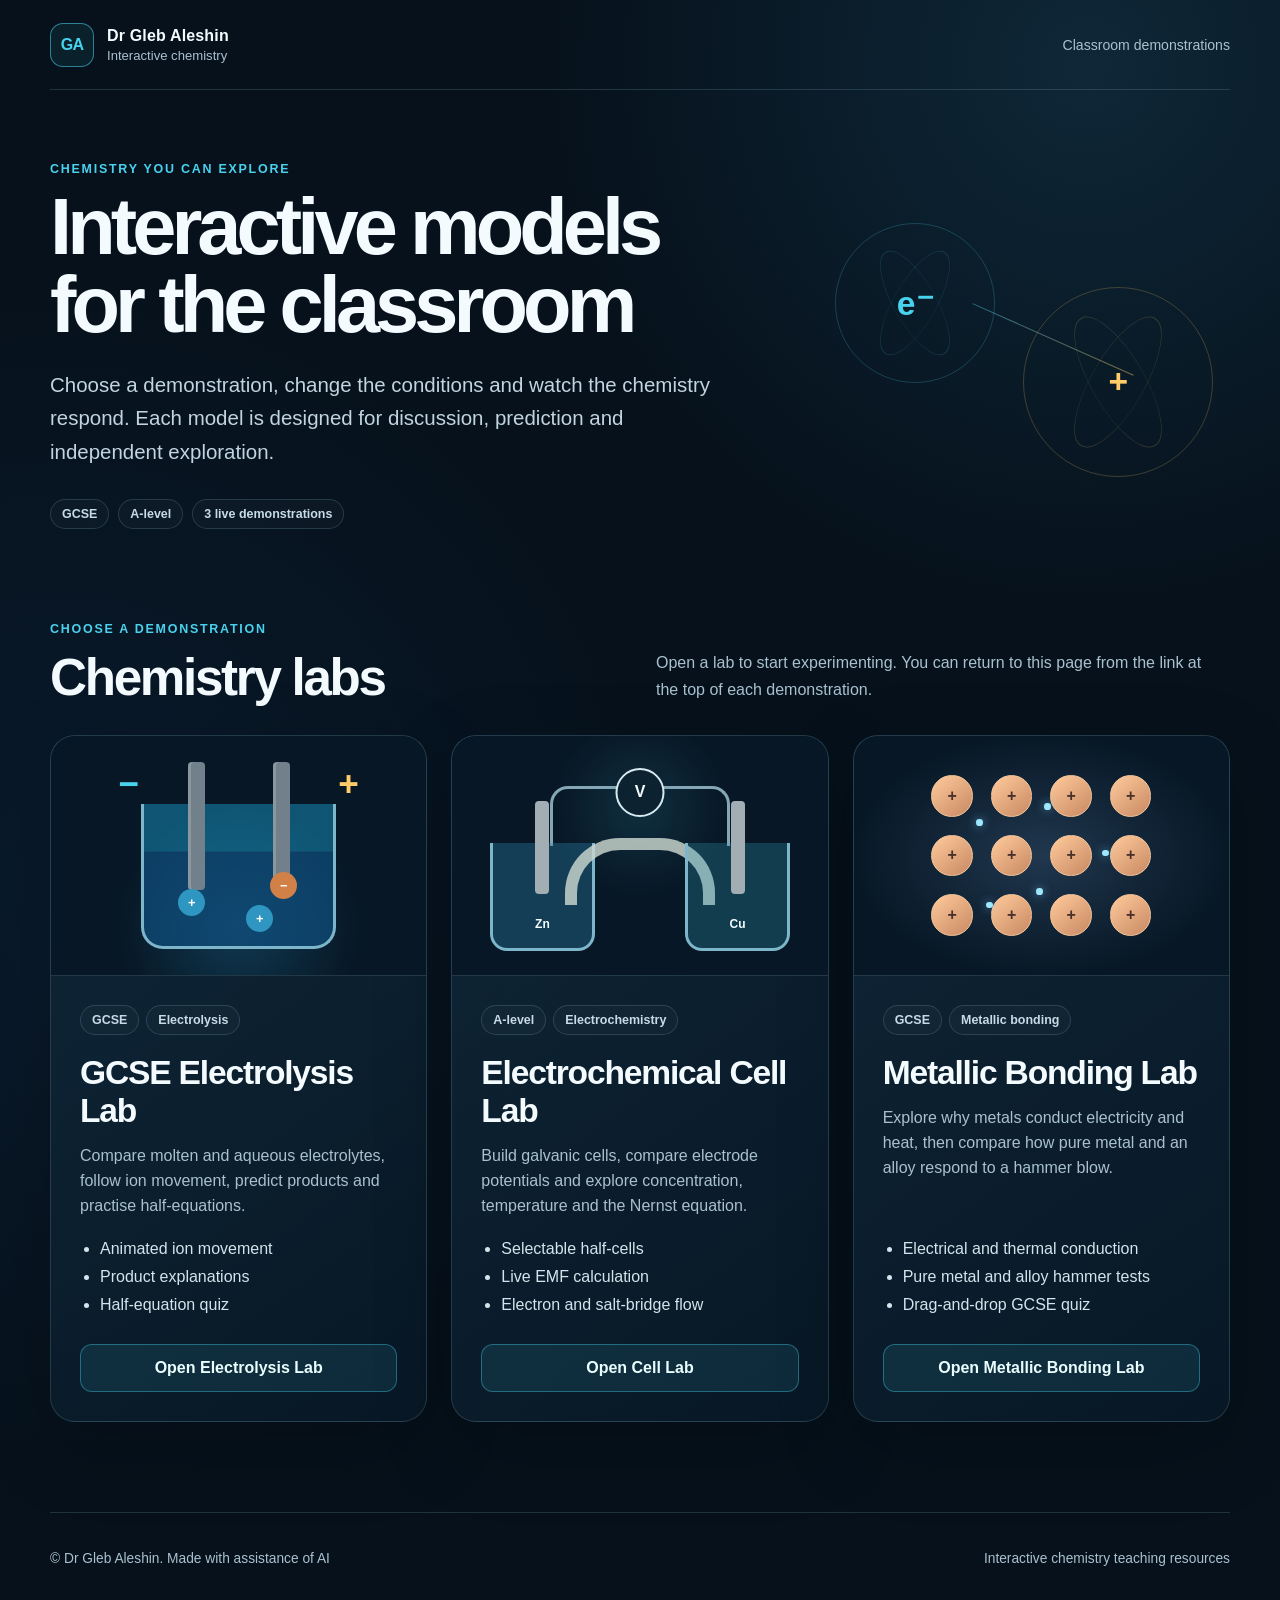
<file: index.html>
<!doctype html>
<html lang="en">
<head>
  <meta charset="utf-8">
  <meta name="viewport" content="width=device-width, initial-scale=1">
  <meta name="theme-color" content="#07131f">
  <meta name="description" content="Interactive chemistry teaching demonstrations by Dr Gleb Aleshin.">
  <title>Dr Gleb Aleshin · Interactive Chemistry</title>
  <link rel="stylesheet" href="styles.css?v=2">
</head>
<body>
  <header class="site-header">
    <a class="identity" href="./" aria-label="Dr Gleb Aleshin home">
      <span class="identity-mark" aria-hidden="true">GA</span>
      <span><strong>Dr Gleb Aleshin</strong><small>Interactive chemistry</small></span>
    </a>
    <span class="header-note">Classroom demonstrations</span>
  </header>

  <main>
    <section class="hero" aria-labelledby="page-title">
      <div class="hero-copy">
        <p class="eyebrow">Chemistry you can explore</p>
        <h1 id="page-title">Interactive models for the classroom</h1>
        <p class="intro">Choose a demonstration, change the conditions and watch the chemistry respond. Each model is designed for discussion, prediction and independent exploration.</p>
        <div class="level-key" aria-label="Available curriculum levels">
          <span>GCSE</span><span>A-level</span><span>3 live demonstrations</span>
        </div>
      </div>
      <div class="hero-model" aria-hidden="true">
        <div class="atom atom-one"><i></i><i></i><b>e⁻</b></div>
        <div class="atom atom-two"><i></i><i></i><b>+</b></div>
        <div class="bond"></div>
      </div>
    </section>

    <section class="demo-section" aria-labelledby="demo-heading">
      <div class="section-heading">
        <div><p class="eyebrow">Choose a demonstration</p><h2 id="demo-heading">Chemistry labs</h2></div>
        <p>Open a lab to start experimenting. You can return to this page from the link at the top of each demonstration.</p>
      </div>

      <div class="demo-grid">
        <article class="demo-card electrolysis-card">
          <div class="card-visual electrolysis-visual" aria-hidden="true">
            <span class="power">−</span>
            <div class="beaker"><i class="electrode left"></i><i class="electrode right"></i><b class="ion ion-one">+</b><b class="ion ion-two">−</b><b class="ion ion-three">+</b></div>
            <span class="power positive">+</span>
          </div>
          <div class="card-body">
            <div class="card-meta"><span>GCSE</span><span>Electrolysis</span></div>
            <h3>GCSE Electrolysis Lab</h3>
            <p>Compare molten and aqueous electrolytes, follow ion movement, predict products and practise half-equations.</p>
            <ul><li>Animated ion movement</li><li>Product explanations</li><li>Half-equation quiz</li></ul>
            <a class="launch-button" href="electrolysis/">Open Electrolysis Lab</a>
          </div>
        </article>

        <article class="demo-card cells-card">
          <div class="card-visual cells-visual" aria-hidden="true">
            <div class="wire"></div><span class="meter">V</span>
            <div class="half-cell left-cell"><i></i><b>Zn</b></div>
            <div class="bridge"></div>
            <div class="half-cell right-cell"><i></i><b>Cu</b></div>
          </div>
          <div class="card-body">
            <div class="card-meta"><span>A-level</span><span>Electrochemistry</span></div>
            <h3>Electrochemical Cell Lab</h3>
            <p>Build galvanic cells, compare electrode potentials and explore concentration, temperature and the Nernst equation.</p>
            <ul><li>Selectable half-cells</li><li>Live EMF calculation</li><li>Electron and salt-bridge flow</li></ul>
            <a class="launch-button" href="electrochemical-cells/">Open Cell Lab</a>
          </div>
        </article>

        <article class="demo-card">
          <div class="card-visual metallic-visual" aria-hidden="true">
            <div class="metallic-lattice">
              <b>+</b><b>+</b><b>+</b><b>+</b>
              <b>+</b><b>+</b><b>+</b><b>+</b>
              <b>+</b><b>+</b><b>+</b><b>+</b>
              <i></i><i></i><i></i><i></i><i></i>
            </div>
          </div>
          <div class="card-body">
            <div class="card-meta"><span>GCSE</span><span>Metallic bonding</span></div>
            <h3>Metallic Bonding Lab</h3>
            <p>Explore why metals conduct electricity and heat, then compare how pure metal and an alloy respond to a hammer blow.</p>
            <ul><li>Electrical and thermal conduction</li><li>Pure metal and alloy hammer tests</li><li>Drag-and-drop GCSE quiz</li></ul>
            <a class="launch-button" href="metallic-bonding/">Open Metallic Bonding Lab</a>
          </div>
        </article>
      </div>
    </section>
  </main>

  <footer><span>© Dr Gleb Aleshin. Made with assistance of AI</span><span>Interactive chemistry teaching resources</span></footer>
</body>
</html>
</file>
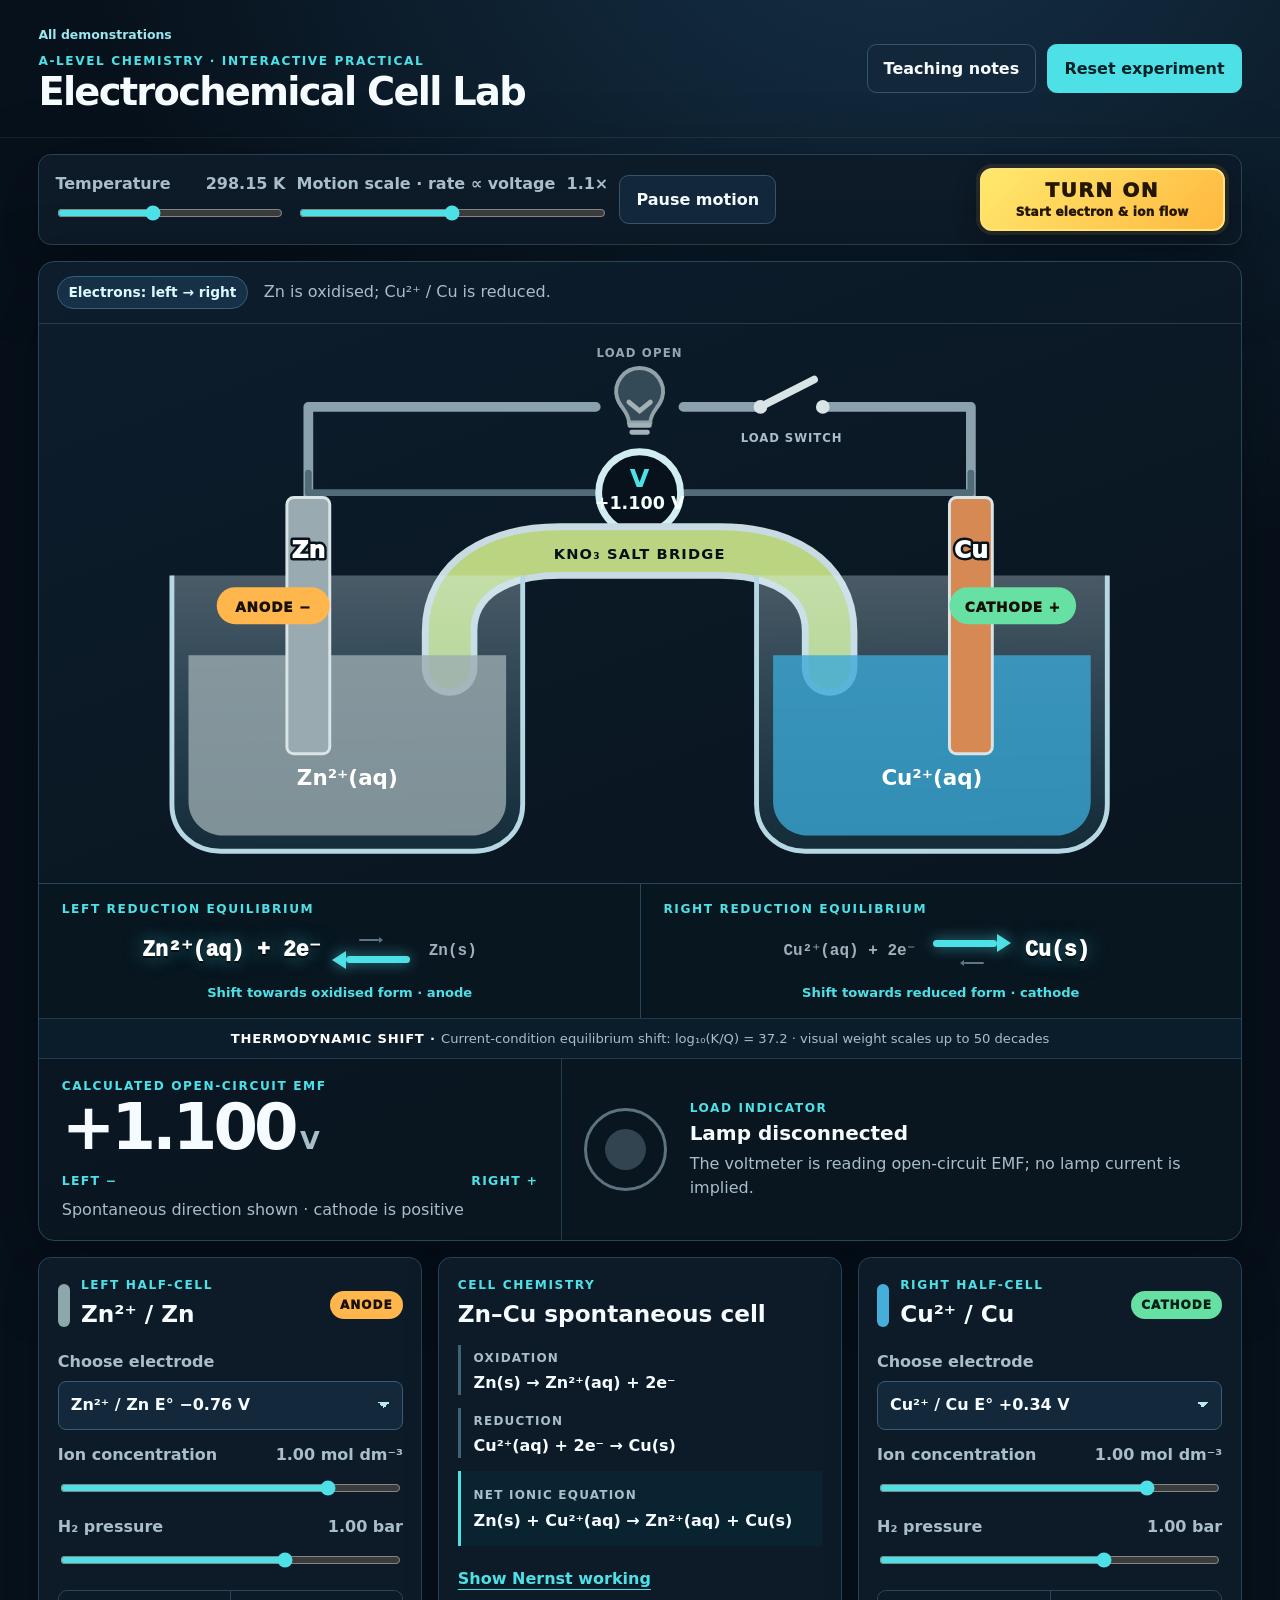
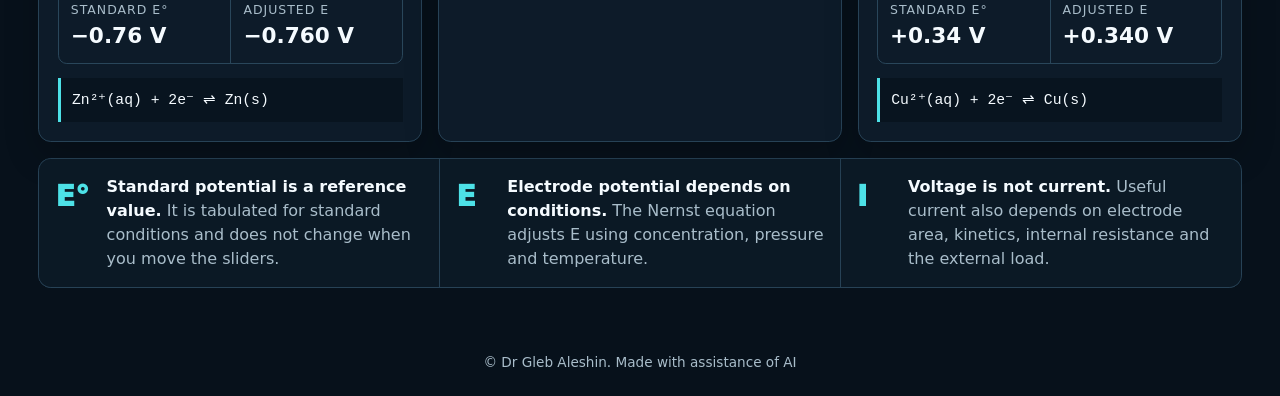
<file: electrochemical-cells/index.html>
<!doctype html>
<html lang="en">
<head>
  <meta charset="utf-8">
  <meta name="viewport" content="width=device-width, initial-scale=1">
  <meta name="theme-color" content="#08131f">
  <title>Electrochemical Cell Lab</title>
  <meta name="description" content="Interactive A-level galvanic cell simulator with Nernst calculations and particle flow.">
  <link rel="stylesheet" href="styles.css?v=11">
</head>
<body>
  <a class="skip" href="#lab">Skip to simulator</a>
  <header class="topbar">
    <div>
      <a class="home-link" href="../">All demonstrations</a>
      <p class="eyebrow">A-level chemistry · interactive practical</p>
      <h1>Electrochemical Cell Lab</h1>
    </div>
    <div class="header-actions">
      <button class="button secondary" id="explainBtn" type="button" aria-haspopup="dialog">Teaching notes</button>
      <button class="button" id="resetBtn" type="button">Reset experiment</button>
    </div>
  </header>

  <main id="lab">
    <section class="control-strip" aria-label="Experiment controls">
      <label>Temperature <span><output id="tempOut">298.15</output> K</span>
        <input id="temperature" type="range" min="273.15" max="333.15" step="0.5" value="298.15">
      </label>
      <label>Motion scale · rate ∝ voltage <span><output id="speedOut">1.1×</output></span>
        <input id="speed" type="range" min="0.5" max="1.5" step="0.25" value="1">
      </label>
      <button class="button secondary" id="pauseBtn" type="button" aria-pressed="false">Pause motion</button>
      <button class="load-button" id="loadSwitch" type="button" aria-pressed="false">
        <span class="load-button-main">TURN ON</span>
        <span class="load-button-sub">Start electron &amp; ion flow</span>
      </button>
    </section>

    <section class="workspace" aria-label="Electrochemical cell experiment">
      <div class="bench-heading">
        <div class="status-pill" id="directionPill">Electrons: left → right</div>
        <p id="liveSummary" aria-live="polite">A spontaneous galvanic cell is ready.</p>
      </div>

      <div class="cell-stage">
        <svg id="cellSvg" viewBox="0 0 1200 570" role="img" aria-labelledby="svgTitle svgDesc">
          <title id="svgTitle">Interactive electrochemical cell diagram</title>
          <desc id="svgDesc">Two half-cells connected by an external wire, voltmeter, switchable lamp and salt bridge.</desc>
          <defs>
            <linearGradient id="glass" x1="0" y1="0" x2="0" y2="1"><stop offset="0" stop-color="#dff5ff" stop-opacity=".3"/><stop offset="1" stop-color="#66c5e3" stop-opacity=".12"/></linearGradient>
            <filter id="glow"><feGaussianBlur stdDeviation="14" result="blur"/><feMerge><feMergeNode in="blur"/><feMergeNode in="SourceGraphic"/></feMerge></filter>
          </defs>

          <path class="wire" d="M260 178 V82 H555"/>
          <path class="wire" d="M645 82 H720 M792 82 H940 V178"/>
          <g class="circuit-switch" id="circuitSwitch" aria-hidden="true">
            <circle cx="724" cy="82" r="7"/>
            <circle cx="788" cy="82" r="7"/>
            <path class="switch-blade" id="switchBlade" d="M724 82 L779 54"/>
            <text x="756" y="118">LOAD SWITCH</text>
          </g>
          <path class="meter-wire" d="M260 150 V170 H554 M646 170 H940 V150"/>
          <g class="meter" aria-label="Voltmeter">
            <circle cx="600" cy="170" r="42"/>
            <text x="600" y="164" class="meter-v">V</text>
            <text x="600" y="187" id="svgVoltage">+1.100 V</text>
          </g>

          <g class="lamp" id="lampGraphic" aria-label="Lamp load disconnected">
            <circle class="lamp-halo" cx="600" cy="82" r="53"/>
            <path class="lamp-bulb" d="M577 73a24 24 0 1 1 46 0c-3 10-12 14-12 25h-22c0-11-9-15-12-25Z"/>
            <path class="lamp-base" d="M590 101h20m-18 7h16"/>
            <path class="lamp-filament" d="m589 77 11 9 11-9"/>
            <text x="600" y="31" id="lampLabel">LOAD OPEN</text>
          </g>

          <g class="salt-bridge">
            <path d="M405 350v-38c0-55 50-82 113-82h164c63 0 113 27 113 82v38"/>
            <path class="bridge-inner" d="M405 350v-38c0-55 50-82 113-82h164c63 0 113 27 113 82v38"/>
            <text x="600" y="238">KNO₃ SALT BRIDGE</text>
          </g>

          <g id="leftCell" class="half-cell">
            <path class="beaker" d="M120 255v235c0 28 22 48 50 48h260c28 0 50-20 50-48V255"/>
            <path class="solution left-solution" d="M137 337h326v150c0 20-16 35-36 35H173c-20 0-36-15-36-35Z"/>
            <g class="she-visual" id="leftSHE" hidden aria-label="Hydrogen gas tube, platinum electrode and hydrogen bubbles">
              <path class="gas-chamber" d="M216 175h88v210l-14 16v36h-60v-36l-14-16Z"/>
              <path class="gas-inlet" d="M260 175v-48q0-16 16-16h39"/>
              <text class="gas-label" x="324" y="118">H₂(g)</text>
              <g class="hydrogen-bubbles">
                <circle class="bubble" cx="229" cy="421" r="7"/><circle class="bubble" cx="224" cy="396" r="5"/><circle class="bubble" cx="231" cy="369" r="4"/><circle class="bubble" cx="291" cy="422" r="8"/><circle class="bubble" cx="296" cy="392" r="6"/><circle class="bubble" cx="290" cy="362" r="4"/>
              </g>
            </g>
            <rect class="electrode" id="leftElectrode" x="238" y="175" width="44" height="263" rx="7"/>
            <text class="electrode-label" id="leftSymbol" x="260" y="237">Zn</text>
            <text class="solution-label" id="leftSolutionLabel" x="300" y="470">Zn²⁺(aq)</text>
            <g class="role-badge" id="leftRole"><rect x="166" y="267" width="116" height="38" rx="19"/><text x="224" y="292">ANODE −</text></g>
          </g>
          <g id="rightCell" class="half-cell">
            <path class="beaker" d="M720 255v235c0 28 22 48 50 48h260c28 0 50-20 50-48V255"/>
            <path class="solution right-solution" d="M737 337h326v150c0 20-16 35-36 35H773c-20 0-36-15-36-35Z"/>
            <g class="she-visual" id="rightSHE" hidden aria-label="Hydrogen gas tube, platinum electrode and hydrogen bubbles">
              <path class="gas-chamber" d="M896 175h88v210l-14 16v36h-60v-36l-14-16Z"/>
              <path class="gas-inlet" d="M940 175v-48q0-16-16-16h-39"/>
              <text class="gas-label" x="876" y="118">H₂(g)</text>
              <g class="hydrogen-bubbles">
                <circle class="bubble" cx="909" cy="421" r="7"/><circle class="bubble" cx="904" cy="396" r="5"/><circle class="bubble" cx="911" cy="369" r="4"/><circle class="bubble" cx="971" cy="422" r="8"/><circle class="bubble" cx="976" cy="392" r="6"/><circle class="bubble" cx="970" cy="362" r="4"/>
              </g>
            </g>
            <rect class="electrode" id="rightElectrode" x="918" y="175" width="44" height="263" rx="7"/>
            <text class="electrode-label" id="rightSymbol" x="940" y="237">Cu</text>
            <text class="solution-label" id="rightSolutionLabel" x="900" y="470">Cu²⁺(aq)</text>
            <g class="role-badge cathode" id="rightRole"><rect x="918" y="267" width="130" height="38" rx="19"/><text x="983" y="292">CATHODE +</text></g>
          </g>

          <g id="particles" aria-hidden="true"></g>
        </svg>
      </div>

      <div class="equilibrium-strip" aria-label="Half-cell equilibrium directions">
        <article class="half-equilibrium shift-left" id="leftEquilibrium">
          <p class="eyebrow">Left reduction equilibrium</p>
          <div class="eq-line">
            <span class="eq-side eq-oxidised" id="leftOxidised">Zn²⁺(aq) + 2e⁻</span>
            <span class="eq-arrows" aria-hidden="true"><span class="eq-arrow forward"><span class="arrow-shaft"></span><span class="arrow-head"></span></span><span class="eq-arrow reverse"><span class="arrow-head"></span><span class="arrow-shaft"></span></span></span>
            <span class="eq-side eq-reduced" id="leftReduced">Zn(s)</span>
          </div>
          <p class="shift-label" id="leftShiftLabel">Shift towards oxidised form · anode</p>
        </article>
        <article class="half-equilibrium shift-right" id="rightEquilibrium">
          <p class="eyebrow">Right reduction equilibrium</p>
          <div class="eq-line">
            <span class="eq-side eq-oxidised" id="rightOxidised">Cu²⁺(aq) + 2e⁻</span>
            <span class="eq-arrows" aria-hidden="true"><span class="eq-arrow forward"><span class="arrow-shaft"></span><span class="arrow-head"></span></span><span class="eq-arrow reverse"><span class="arrow-head"></span><span class="arrow-shaft"></span></span></span>
            <span class="eq-side eq-reduced" id="rightReduced">Cu(s)</span>
          </div>
          <p class="shift-label" id="rightShiftLabel">Shift towards reduced form · cathode</p>
        </article>
        <p class="equilibrium-scale" id="equilibriumScale">Current-condition equilibrium shift: log₁₀(K/Q) = 37.2 · visual weight scales up to 50 decades</p>
      </div>

      <div class="readout-grid">
        <article class="voltage-card">
          <p class="eyebrow">Calculated open-circuit EMF</p>
          <div class="big-voltage"><span id="polarity">+</span><output id="voltage">1.103</output><small>V</small></div>
          <div class="terminal-row"><span id="leftTerminal">LEFT −</span><span id="rightTerminal">RIGHT +</span></div>
          <p id="cellCondition">Spontaneous as drawn · cathode is positive</p>
        </article>
        <article class="lamp-card" id="lampCard">
          <div class="mini-lamp" aria-hidden="true"><span></span></div>
          <div><p class="eyebrow">Load indicator</p><strong id="lampState">Lamp disconnected</strong><p id="lampNote">The voltmeter is reading open-circuit EMF; no lamp current is implied.</p></div>
        </article>
      </div>
    </section>

    <section class="setup-grid" aria-label="Half-cell settings">
      <article class="panel electrode-panel" id="leftPanel">
        <div class="panel-title"><span class="side-dot left"></span><div><p class="eyebrow">Left half-cell</p><h2 id="leftTitle">Zn²⁺ / Zn</h2></div><span class="role-chip" id="leftChip">Anode</span></div>
        <label>Choose electrode<select id="leftSelect"></select></label>
        <label id="leftConcWrap">Ion concentration <span><output id="leftConcOut">1.00</output> mol dm⁻³</span><input id="leftConc" type="range" min="-4" max="1" step="0.05" value="0"></label>
        <label id="leftPressureWrap" hidden>H₂ pressure <span><output id="leftPressureOut">1.00</output> bar</span><input id="leftPressure" type="range" min="-2" max="1" step="0.05" value="0"></label>
        <dl class="chem-data"><div><dt>Standard E°</dt><dd id="leftE0">−0.76 V</dd></div><div><dt>Adjusted E</dt><dd id="leftE">−0.760 V</dd></div></dl>
        <p class="half-equation" id="leftEquation">Zn²⁺ + 2e⁻ ⇌ Zn(s)</p>
        <p class="practical-warning" id="leftWarning" hidden></p>
      </article>

      <article class="panel equation-panel">
        <p class="eyebrow">Cell chemistry</p>
        <h2 id="reactionTitle">Zinc–copper cell</h2>
        <div class="equation-block"><span>Oxidation</span><p id="oxidationEq">Zn(s) → Zn²⁺(aq) + 2e⁻</p></div>
        <div class="equation-block"><span>Reduction</span><p id="reductionEq">Cu²⁺(aq) + 2e⁻ → Cu(s)</p></div>
        <div class="equation-block net"><span>Net ionic equation</span><p id="netEq">Zn(s) + Cu²⁺(aq) → Zn²⁺(aq) + Cu(s)</p></div>
        <button class="text-button" id="toggleWorking" type="button" aria-expanded="false">Show Nernst working</button>
        <div id="working" class="working" hidden></div>
      </article>

      <article class="panel electrode-panel" id="rightPanel">
        <div class="panel-title"><span class="side-dot right"></span><div><p class="eyebrow">Right half-cell</p><h2 id="rightTitle">Cu²⁺ / Cu</h2></div><span class="role-chip cathode" id="rightChip">Cathode</span></div>
        <label>Choose electrode<select id="rightSelect"></select></label>
        <label id="rightConcWrap">Ion concentration <span><output id="rightConcOut">1.00</output> mol dm⁻³</span><input id="rightConc" type="range" min="-4" max="1" step="0.05" value="0"></label>
        <label id="rightPressureWrap" hidden>H₂ pressure <span><output id="rightPressureOut">1.00</output> bar</span><input id="rightPressure" type="range" min="-2" max="1" step="0.05" value="0"></label>
        <dl class="chem-data"><div><dt>Standard E°</dt><dd id="rightE0">+0.34 V</dd></div><div><dt>Adjusted E</dt><dd id="rightE">+0.340 V</dd></div></dl>
        <p class="half-equation" id="rightEquation">Cu²⁺ + 2e⁻ ⇌ Cu(s)</p>
        <p class="practical-warning" id="rightWarning" hidden></p>
      </article>
    </section>

    <section class="concept-band">
      <div><span class="concept-number">E°</span><p><strong>Standard potential is a reference value.</strong> It is tabulated for standard conditions and does not change when you move the sliders.</p></div>
      <div><span class="concept-number">E</span><p><strong>Electrode potential depends on conditions.</strong> The Nernst equation adjusts E using concentration, pressure and temperature.</p></div>
      <div><span class="concept-number">I</span><p><strong>Voltage is not current.</strong> Useful current also depends on electrode area, kinetics, internal resistance and the external load.</p></div>
    </section>
  </main>

  <footer class="site-credit">© Dr Gleb Aleshin. Made with assistance of AI</footer>

  <dialog id="explainDialog">
    <div class="dialog-head"><div><p class="eyebrow">Teacher overlay</p><h2>How to read the model</h2></div><button id="closeDialog" class="icon-button" aria-label="Close teaching notes">×</button></div>
    <div class="dialog-grid">
      <section><h3>What students should notice</h3><ul><li>The half-cell with the more positive reduction potential is the cathode.</li><li>Oxidation occurs at the anode; electrons leave it through the wire.</li><li>Salt-bridge cations migrate toward the cathode and anions toward the anode to maintain electrical neutrality.</li><li>Changing concentration changes E, not the tabulated E°.</li></ul></section>
      <section><h3>Assumptions</h3><ul><li>Concentration is used as an approximation to activity.</li><li>Pure solids have unit activity and gases behave ideally.</li><li>Liquid-junction potential, internal resistance and kinetic overpotential are not modeled.</li><li>The displayed EMF is the reversible, open-circuit value.</li><li>Na, Ca and K couples are reference data only: those metals react with water, so the pictured aqueous half-cell is not experimentally viable.</li></ul></section>
      <section><h3>Good discussion prompt</h3><p>“If the voltmeter reads 1.10 V, will this lamp definitely glow?”</p><p><strong>No.</strong> Voltage is the energy transferred per coulomb. It does not tell us how many coulombs per second the cell can deliver.</p></section>
      <section><h3>Sign convention</h3><p>E<sub>cell</sub> = E<sub>cathode</sub> − E<sub>anode</sub>, using reduction potentials for both. The simulation always reports the spontaneous direction, so the magnitude is non-negative.</p></section>
    </div>
  </dialog>

  <script src="app.js?v=10"></script>
</body>
</html>
</file>
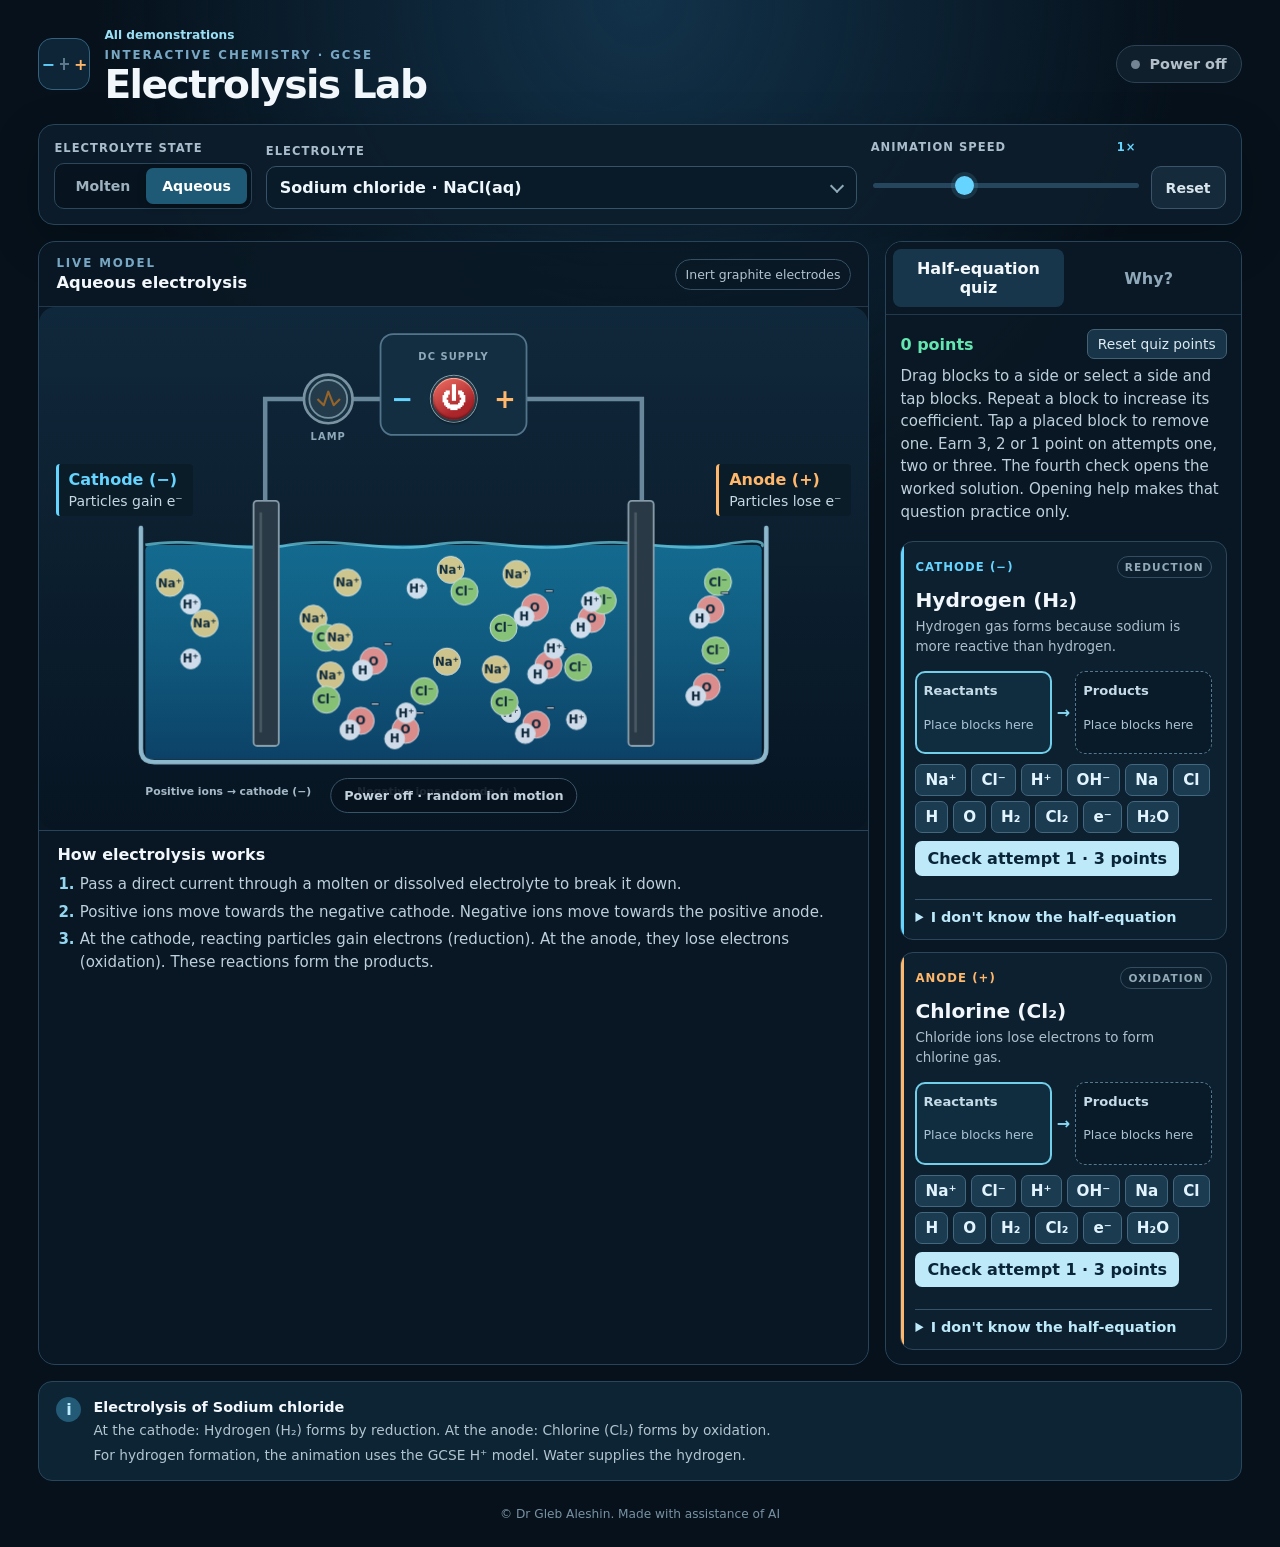
<file: electrolysis/index.html>
<!doctype html>
<html lang="en">
<head>
  <meta charset="utf-8">
  <meta name="viewport" content="width=device-width, initial-scale=1">
  <meta name="theme-color" content="#07131f">
  <meta name="description" content="An interactive GCSE electrolysis simulator for molten and aqueous electrolytes.">
  <title>GCSE Electrolysis Lab</title>
  <link rel="stylesheet" href="styles.css">
</head>
<body>
  <main class="app" id="app">
    <header class="topbar">
      <div class="brand">
        <div class="brand-mark" aria-hidden="true"><span>−</span><i></i><span>+</span></div>
        <div>
          <a class="home-link" href="../">All demonstrations</a>
          <p class="eyebrow">Interactive chemistry · GCSE</p>
          <h1>Electrolysis Lab</h1>
        </div>
      </div>
      <div class="status" id="status" aria-live="polite"><i></i><span>Power off</span></div>
    </header>

    <section class="control-panel" aria-label="Experiment controls">
      <div class="field mode-field">
        <span class="field-label">Electrolyte state</span>
        <div class="segmented" role="group" aria-label="Electrolyte state">
          <button type="button" data-mode="molten">Molten</button>
          <button type="button" class="active" data-mode="aqueous">Aqueous</button>
        </div>
      </div>
      <label class="field electrolyte-field">
        <span class="field-label">Electrolyte</span>
        <span class="select-wrap"><select id="electrolyte"></select></span>
      </label>
      <label class="field speed-field">
        <span class="field-label">Animation speed <output id="speed-out">1×</output></span>
        <input id="speed" type="range" min="0.5" max="2" value="1" step="0.25">
      </label>
      <div class="button-row">
        <button class="reset-button" id="reset" type="button">Reset</button>
      </div>
    </section>

    <section class="workspace">
      <div class="stage-card">
        <div class="stage-head">
          <div><span class="stage-kicker">Live model</span><strong id="stage-title">Aqueous electrolysis</strong></div>
          <span class="inert-badge">Inert graphite electrodes</span>
        </div>
        <div class="stage" id="stage">
          <div class="cell-diagram">
          <div class="electrode-labels" aria-label="Electrode key">
            <div class="cathode-caption"><strong>Cathode (−)</strong><span>Particles gain e⁻</span></div>
            <div class="anode-caption"><strong>Anode (+)</strong><span>Particles lose e⁻</span></div>
          </div>
          <div class="apparatus">
          <svg id="cell" viewBox="0 0 920 580" role="img" aria-labelledby="diagram-title diagram-desc">
            <title id="diagram-title">Animated electrolytic cell</title>
            <desc id="diagram-desc">Ions move randomly with the power off. Switching on the DC supply lights the lamp and produces ion drift and reactions at the inert electrodes.</desc>
            <defs>
              <linearGradient id="bg" x1="0" y1="0" x2="0" y2="1"><stop stop-color="#10283b"/><stop offset="1" stop-color="#071522"/></linearGradient>
              <linearGradient id="aq" x1="0" y1="0" x2="0" y2="1"><stop stop-color="#1688b4" stop-opacity=".72"/><stop offset="1" stop-color="#0d466e" stop-opacity=".9"/></linearGradient>
              <linearGradient id="melt" x1="0" y1="0" x2="0" y2="1"><stop stop-color="#d6842f" stop-opacity=".78"/><stop offset="1" stop-color="#743a21" stop-opacity=".92"/></linearGradient>
              <radialGradient id="lampOn"><stop stop-color="#fffef1"/><stop offset=".45" stop-color="#ffe77f"/><stop offset="1" stop-color="#f2a735"/></radialGradient>
              <filter id="glow"><feGaussianBlur stdDeviation="7"/></filter>
              <clipPath id="liquidClip"><rect x="118" y="264" width="684" height="238" rx="6"/></clipPath>
              <path id="electronLeft" d="M379 102H252V324"/>
              <path id="electronRight" d="M668 324V102H541"/>
            </defs>
            <rect width="920" height="580" rx="18" fill="url(#bg)"/>
            <g class="circuit">
              <path class="wire" d="M379 102H251V219M541 102H669V219"/>
              <rect class="supply" x="379" y="30" width="162" height="112" rx="14"/>
              <text x="460" y="59" class="svg-micro" text-anchor="middle">DC SUPPLY</text>
              <text x="403" y="112" class="terminal minus" text-anchor="middle">−</text>
              <text x="517" y="112" class="terminal plus" text-anchor="middle">+</text>
              <circle id="lamp-glow" cx="321" cy="102" r="42" class="lamp-glow"/>
              <circle cx="321" cy="102" r="27" class="lamp-shell"/>
              <circle id="lamp" cx="321" cy="102" r="21" class="lamp"/>
              <path class="filament" d="M309 102l7 7 5-15 6 15 7-7"/>
              <text x="321" y="148" class="svg-micro" text-anchor="middle">LAMP</text>
            </g>

            <rect id="liquid" x="118" y="264" width="684" height="238" rx="6" fill="url(#aq)"/>
            <path class="liquid-line" d="M118 264c55-10 105 10 160 0s105 10 160 0 105 10 160 0 105 10 160 0 44 2 44 2"/>
            <g id="ion-layer" clip-path="url(#liquidClip)"></g>
            <g id="product-layer" clip-path="url(#liquidClip)"></g>

            <g class="electrodes">
              <rect x="238" y="215" width="28" height="272" rx="4" class="electrode"/>
              <rect x="654" y="215" width="28" height="272" rx="4" class="electrode"/>
              <rect id="metal-coat" x="234" y="266" width="36" height="219" rx="6" fill="#c87845" opacity="0"/>
              <path x="245" class="electrode-shine" d="M246 228v244M662 228v244"/>
            </g>
            <g id="liquid-metal" style="display:none">
              <path id="metal-film" stroke="#dfe6ed" stroke-width="1"/>
              <path id="film-sheen" fill="none" stroke="#fff" stroke-width="2" stroke-linecap="round"/>
            </g>
            <g id="electron-layer"></g>
            <g id="transfer-layer"></g>
            <path class="beaker" d="M113 245v245q0 15 15 15h664q15 0 15-15V245"/>

            <g class="ion-key" transform="translate(118 530)">
              <text x="0" y="12" class="svg-small">Positive ions → cathode (−)</text>
              <text x="235" y="12" class="svg-small">Negative ions → anode (+)</text>
            </g>
          </svg>
          <button class="supply-switch" id="power" type="button" aria-label="DC supply power" aria-pressed="false" title="Switch on"><span class="switch-cap" aria-hidden="true">⏻</span></button>
          </div>
          </div>
          <div class="paused-overlay" id="paused-overlay"><span>Power off · random ion motion</span></div>
        </div>
        <section class="flow-note" aria-labelledby="electrolysis-heading">
          <h2 id="electrolysis-heading">How electrolysis works</h2>
          <ol>
            <li>Pass a direct current through a molten or dissolved electrolyte to break it down.</li>
            <li>Positive ions move towards the negative cathode. Negative ions move towards the positive anode.</li>
            <li>At the cathode, reacting particles gain electrons (reduction). At the anode, they lose electrons (oxidation). These reactions form the products.</li>
          </ol>
        </section>
      </div>

      <aside class="learn-card">
        <div class="learn-tabs" role="tablist" aria-label="Learning information">
          <button class="active" role="tab" aria-selected="true" data-tab="products">Half-equation quiz</button>
          <button role="tab" aria-selected="false" data-tab="rules">Why?</button>
        </div>
        <div id="products-panel" class="tab-panel">
          <div class="quiz-intro"><div class="score-row"><strong id="points" aria-live="polite">0 points</strong><button id="reset-points" type="button">Reset quiz points</button></div><p>Drag blocks to a side or select a side and tap blocks. Repeat a block to increase its coefficient. Tap a placed block to remove one. Earn 3, 2 or 1 point on attempts one, two or three. The fourth check opens the worked solution. Opening help makes that question practice only.</p></div>
          <article class="product-card cathode-card">
            <div class="product-heading"><span>Cathode (−)</span><em>Reduction</em></div>
            <h2 id="cathode-name">Hydrogen</h2>
            <p id="cathode-desc"></p>
            <form data-side="cat" aria-label="Cathode half-equation"><div class="builder"></div><button type="submit">Check answer</button><p role="status"></p></form>
          </article>
          <article class="product-card anode-card">
            <div class="product-heading"><span>Anode (+)</span><em>Oxidation</em></div>
            <h2 id="anode-name">Oxygen</h2>
            <p id="anode-desc"></p>
            <form data-side="an" aria-label="Anode half-equation"><div class="builder"></div><button type="submit">Check answer</button><p role="status"></p></form>
          </article>
        </div>
        <div id="rules-panel" class="tab-panel hidden">
          <div class="rule-block"><span>1 · Movement</span><p>Positive ions (cations) move to the negative cathode. Negative ions (anions) move to the positive anode.</p></div>
          <div class="rule-block"><span>2 · Cathode</span><p id="cathode-rule"></p></div>
          <div class="rule-block"><span>3 · Anode</span><p id="anode-rule"></p></div>
          <div class="memory"><strong>OIL RIG</strong><span>Oxidation Is Loss · Reduction Is Gain (of electrons)</span></div>
        </div>
      </aside>
    </section>

    <section class="explanation" aria-live="polite">
      <span class="explanation-icon">i</span>
      <div><strong id="explanation-title">What happens?</strong><p id="explanation-text"></p><p id="hydrogen-note"></p><a id="exam-paper" style="color:#96ddff" hidden></a></div>
    </section>

    <footer>© Dr Gleb Aleshin. Made with assistance of AI</footer>
  </main>
  <script src="quiz.js"></script>
  <script src="app.js"></script>
</body>
</html>
</file>
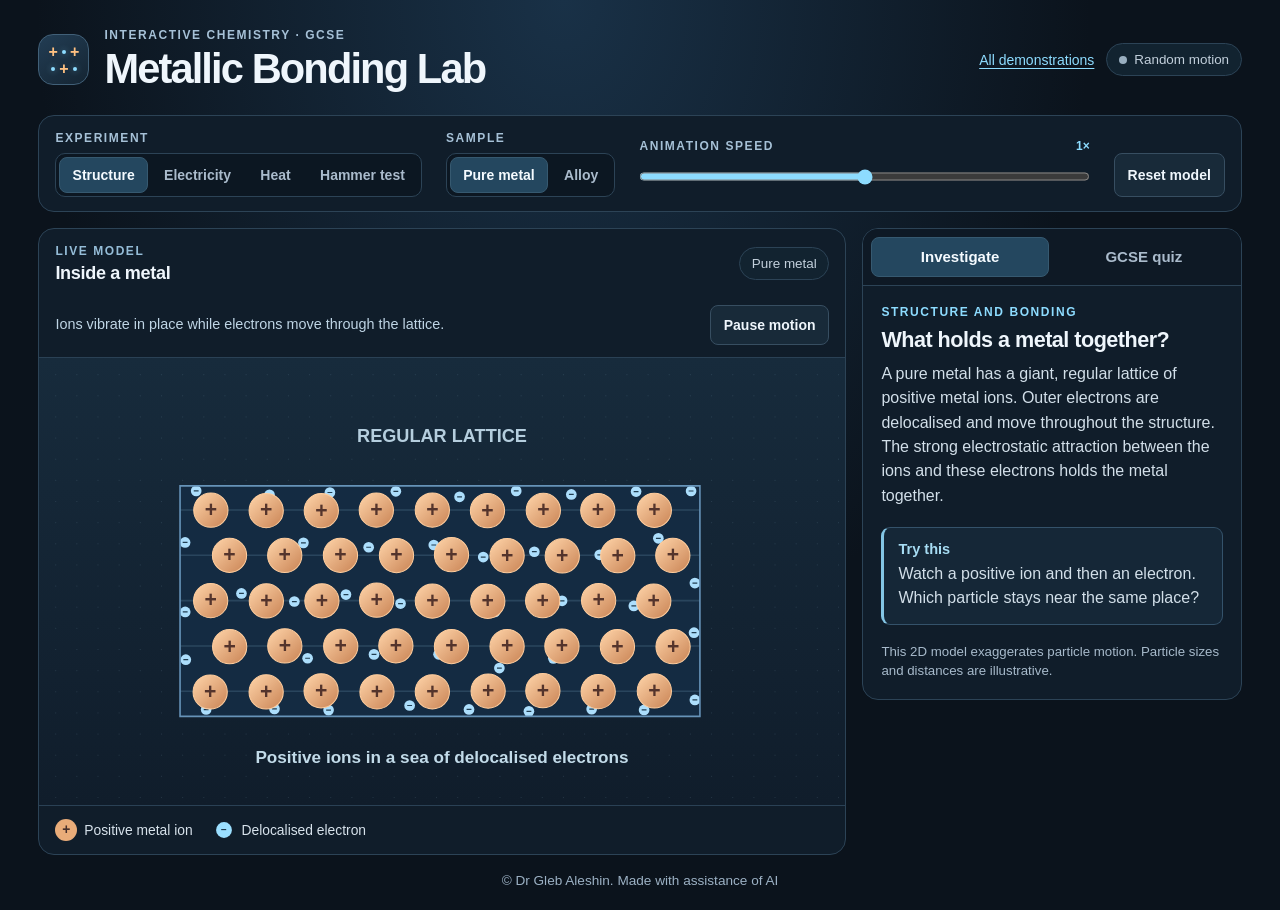
<file: metallic-bonding/index.html>
<!doctype html>
<html lang="en-GB">
<head>
  <meta charset="utf-8">
  <meta name="viewport" content="width=device-width, initial-scale=1">
  <meta name="theme-color" content="#0b131c">
  <meta name="description" content="Explore metallic bonding, conduction and alloys with an interactive GCSE Chemistry model and quiz.">
  <title>Metallic Bonding Lab</title>
  <link rel="stylesheet" href="./lab.css?v=7">
  <script src="./lab.js?v=7" defer></script>
</head>
<body>
  <main class="app">
    <header class="masthead">
      <div class="brand">
        <div class="brand-icon" aria-hidden="true"><span>+</span><i></i><span>+</span><i></i><span>+</span><i></i></div>
        <div><p class="eyebrow">Interactive Chemistry · GCSE</p><h1>Metallic Bonding Lab</h1></div>
      </div>
      <div class="masthead-actions">
        <a class="home-link" href="https://draleshin.pages.dev/">All demonstrations</a>
        <span class="status" id="status" role="status">Random motion</span>
      </div>
    </header>

    <section class="controls panel" aria-label="Experiment controls">
      <div class="experiment">
        <span class="field-label" id="experiment-label">Experiment</span>
        <div class="segmented" aria-labelledby="experiment-label" role="group" id="experiments">
          <button type="button" data-mode="structure" aria-pressed="true">Structure</button>
          <button type="button" data-mode="electricity" aria-pressed="false">Electricity</button>
          <button type="button" data-mode="heat" aria-pressed="false">Heat</button>
          <button type="button" data-mode="hammer" aria-pressed="false">Hammer test</button>
        </div>
      </div>
      <div>
        <span class="field-label" id="sample-label">Sample</span>
        <div class="segmented" aria-labelledby="sample-label" role="group" id="samples">
          <button type="button" data-sample="pure" aria-pressed="true">Pure metal</button>
          <button type="button" data-sample="alloy" aria-pressed="false">Alloy</button>
        </div>
      </div>
      <div class="speed">
        <label class="field-label" for="speed">Animation speed <output id="speed-value" for="speed">1×</output></label>
        <input type="range" id="speed" min="0.25" max="1.75" step="0.25" value="1">
      </div>
      <button type="button" class="secondary reset" id="reset">Reset model</button>
    </section>

    <div class="workspace">
      <section class="model panel" aria-labelledby="model-heading">
        <header class="model-header">
          <div><p class="eyebrow">Live model</p><h2 id="model-heading">Inside a metal</h2></div>
          <span class="sample-badge" id="sample-badge">Pure metal</span>
        </header>
        <div class="model-controls">
          <p id="readout">Electrons move freely between the layers.</p>
          <div class="model-actions">
            <button type="button" class="primary" id="action" hidden></button>
            <button type="button" class="secondary" id="pause" aria-pressed="false">Pause motion</button>
          </div>
        </div>
        <div class="stage">
          <canvas id="lattice" width="800" height="444" aria-label="Animated particle model of metallic bonding" aria-describedby="stage-description"></canvas>
          <button type="button" class="equipment-control power-control" id="power" aria-label="Switch power on" aria-pressed="false" hidden>Power on</button>
          <button type="button" class="primary equipment-control hammer-control" id="strike" hidden>Hit with hammer</button>
          <p id="stage-description" class="sr-only">Positive metal ions vibrate around fixed positions. Delocalised electrons move randomly between them.</p>
        </div>
        <div class="legend" aria-label="Particle key">
          <span><i class="ion-key" aria-hidden="true">+</i>Positive metal ion</span>
          <span><i class="electron-key" aria-hidden="true">−</i>Delocalised electron</span>
          <span id="alloy-key" hidden><i class="alloy-key" aria-hidden="true">+</i>Different-sized ion</span>
          <span id="ionic-key" hidden><i class="ionic-key" aria-hidden="true">−</i>Negative ion in ionic solid</span>
        </div>
      </section>

      <aside class="learning panel" aria-label="Learning activities">
        <div class="tabs" role="tablist" aria-label="Learning activities">
          <button type="button" role="tab" id="explore-tab" aria-selected="true" aria-controls="explore">Investigate</button>
          <button type="button" role="tab" id="quiz-tab" aria-selected="false" aria-controls="quiz" tabindex="-1">GCSE quiz</button>
        </div>
        <section id="explore" role="tabpanel" aria-labelledby="explore-tab" tabindex="0">
          <div class="explanation">
            <p class="eyebrow" id="topic">Structure and bonding</p>
            <h2 id="concept">What holds a metal together?</h2>
            <p id="explain"></p>
          </div>
          <div class="observation">
            <h3 id="task-title">Try this</h3>
            <p id="task"></p>
          </div>
          <div class="measurements" id="measurements" hidden></div>
          <section class="comparison" id="comparison" aria-labelledby="comparison-heading" hidden>
            <h3 id="comparison-heading">Top-layer shift after one strike</h3>
            <dl class="measurements">
              <div class="measure"><dt>Pure metal</dt><dd id="pure-result">Awaiting strike</dd></div>
              <div class="measure"><dt>Alloy</dt><dd id="alloy-result">Awaiting strike</dd></div>
            </dl>
          </section>
          <p class="model-note">This 2D model exaggerates particle motion. Particle sizes and distances are illustrative.</p>
        </section>

        <section id="quiz" role="tabpanel" aria-labelledby="quiz-tab" tabindex="0" hidden>
          <div class="quiz-top">
            <h2>Exam practice</h2>
            <span id="marks" aria-live="polite">0 / 9 marks</span>
          </div>
          <div class="question-nav" role="group" aria-label="Choose a question">
            <button type="button" data-question="0" aria-pressed="true">Structure</button>
            <button type="button" data-question="1" aria-pressed="false">Electricity</button>
            <button type="button" data-question="2" aria-pressed="false">Heat</button>
          </div>
          <div id="questions">
            <section class="question" data-page="0" aria-labelledby="structure-question">
              <span class="question-marks">4 marks</span>
              <h3 id="structure-question">Describe the structure and bonding in a pure metal.</h3>
              <p class="sentence">A pure metal has <button type="button" class="blank" data-slot="0"></button> arranged in
                <button type="button" class="blank" data-slot="1"></button>.</p>
              <p class="sentence">Strong <button type="button" class="blank" data-slot="2"></button>
                holds these ions and a sea of <button type="button" class="blank" data-slot="3"></button> together.</p>
            </section>
            <section class="question" data-page="1" aria-labelledby="electricity-question" hidden>
              <span class="question-marks">3 marks</span>
              <h3 id="electricity-question">Explain why a solid metal wire conducts electricity.</h3>
              <p class="sentence">The metal contains <button type="button" class="blank" data-slot="0"></button>.</p>
              <p class="sentence">When a potential difference is applied, they <button type="button" class="blank" data-slot="1"></button> and carry
                <button type="button" class="blank" data-slot="2"></button> through the wire.</p>
            </section>
            <section class="question" data-page="2" aria-labelledby="heat-question" hidden>
              <span class="question-marks">2 marks</span>
              <h3 id="heat-question">Explain why the handle of a metal spoon warms up when the other end is placed in hot water.</h3>
              <p class="sentence">At the hot end, delocalised electrons <button type="button" class="blank" data-slot="0"></button>.</p>
              <p class="sentence">As they move through the metal, they <button type="button" class="blank" data-slot="1"></button>.</p>
            </section>
          </div>
          <p class="model-note">Original questions aligned with <a href="https://www.aqa.org.uk/subjects/chemistry/gcse/chemistry-8462/specification/subject-content/bonding-structure-and-the-properties-of-matter" target="_blank" rel="noopener">AQA GCSE Chemistry</a>.</p>
        </section>
      </aside>
    </div>
    <footer>© Dr Gleb Aleshin. Made with assistance of AI</footer>
  </main>
  <template id="answer-controls">
    <p class="answer-instructions">Drag a tile into a box or select a tile and then a box. Select a filled box on its own to empty it.</p>
    <div class="word-bank" role="group" aria-label="Answer tiles"></div>
    <div class="question-actions">
      <button type="button" class="primary check-answer">Check answer</button>
      <button type="button" class="secondary clear-answer">Clear</button>
    </div>
    <p class="feedback" role="status"></p>
  </template>
</body>
</html>
</file>
<file: styles.css>
:root {
  color-scheme: dark;
  --bg: #06111b;
  --panel: #0c1e2d;
  --line: rgba(167, 216, 238, .17);
  --text: #f4fbff;
  --muted: #a9c1cf;
  --cyan: #49d2ee;
  --gold: #ffca68;
}

* { box-sizing: border-box; }
html { scroll-behavior: smooth; }
body {
  margin: 0;
  min-width: 320px;
  min-height: 100vh;
  color: var(--text);
  background:
    radial-gradient(circle at 85% 4%, rgba(56, 148, 198, .17), transparent 34rem),
    radial-gradient(circle at 5% 55%, rgba(32, 88, 159, .13), transparent 38rem),
    var(--bg);
  font-family: Inter, ui-sans-serif, -apple-system, BlinkMacSystemFont, "Segoe UI", sans-serif;
}

a { color: inherit; }
.site-header, main, footer { width: min(1180px, calc(100% - 40px)); margin-inline: auto; }
.site-header {
  min-height: 90px;
  display: flex;
  align-items: center;
  justify-content: space-between;
  border-bottom: 1px solid var(--line);
}
.identity { display: inline-flex; align-items: center; gap: 13px; text-decoration: none; }
.identity-mark {
  width: 44px;
  height: 44px;
  display: grid;
  place-items: center;
  border: 1px solid rgba(73, 210, 238, .55);
  border-radius: 13px;
  color: var(--cyan);
  background: rgba(73, 210, 238, .08);
  font-weight: 800;
  letter-spacing: -.04em;
}
.identity strong, .identity small { display: block; }
.identity strong { font-size: 1rem; letter-spacing: .01em; }
.identity small { margin-top: 3px; color: var(--muted); font-size: .82rem; }
.header-note { color: var(--muted); font-size: .88rem; }

.hero {
  min-height: 470px;
  display: grid;
  grid-template-columns: 1.25fr .75fr;
  align-items: center;
  gap: 60px;
  padding: 72px 0 58px;
}
.eyebrow {
  margin: 0 0 12px;
  color: var(--cyan);
  font-size: .78rem;
  font-weight: 800;
  letter-spacing: .14em;
  text-transform: uppercase;
}
h1, h2, h3, p { margin-top: 0; }
h1 {
  max-width: 780px;
  margin-bottom: 24px;
  font-size: clamp(2.65rem, 6.2vw, 5.8rem);
  line-height: .98;
  letter-spacing: -.062em;
}
.intro { max-width: 690px; margin-bottom: 30px; color: #c1d4df; font-size: clamp(1.05rem, 1.7vw, 1.28rem); line-height: 1.65; }
.level-key { display: flex; flex-wrap: wrap; gap: 9px; }
.level-key span, .card-meta span {
  border: 1px solid var(--line);
  border-radius: 999px;
  padding: 7px 11px;
  color: #c7dbe6;
  background: rgba(255, 255, 255, .025);
  font-size: .78rem;
  font-weight: 700;
}

.hero-model { position: relative; min-height: 300px; }
.atom { position: absolute; width: 160px; height: 160px; border: 1px solid rgba(73, 210, 238, .22); border-radius: 50%; }
.atom i { position: absolute; inset: 20px; border: 1px solid rgba(73, 210, 238, .18); border-radius: 50%; transform: rotate(60deg) scaleY(.36); }
.atom i + i { transform: rotate(-60deg) scaleY(.36); }
.atom b { position: absolute; inset: 0; display: grid; place-items: center; font-size: 2.1rem; color: var(--cyan); }
.atom-one { top: 28px; left: 6%; animation: float 7s ease-in-out infinite; }
.atom-two { right: 4%; bottom: 18px; width: 190px; height: 190px; border-color: rgba(255, 202, 104, .22); animation: float 8s ease-in-out infinite reverse; }
.atom-two i { border-color: rgba(255, 202, 104, .2); }
.atom-two b { color: var(--gold); }
.bond { position: absolute; left: 37%; top: 48%; width: 42%; height: 1px; background: linear-gradient(90deg, var(--cyan), var(--gold)); transform: rotate(24deg); opacity: .45; }
@keyframes float { 50% { transform: translateY(-12px) rotate(4deg); } }

.demo-section { padding: 35px 0 90px; }
.section-heading { display: grid; grid-template-columns: 1fr 1fr; gap: 32px; align-items: end; margin-bottom: 28px; }
.section-heading h2 { margin-bottom: 0; font-size: clamp(2rem, 4vw, 3.35rem); letter-spacing: -.045em; }
.section-heading > p { max-width: 560px; margin: 0 0 4px; color: var(--muted); line-height: 1.65; }
.demo-grid { display: grid; grid-template-columns: repeat(2, minmax(0, 1fr)); gap: 24px; }
.demo-card {
  overflow: hidden;
  border: 1px solid var(--line);
  border-radius: 25px;
  background: linear-gradient(145deg, rgba(16, 40, 58, .94), rgba(8, 24, 37, .96));
  box-shadow: 0 25px 80px rgba(0, 0, 0, .2);
}
.card-visual { position: relative; height: 240px; overflow: hidden; border-bottom: 1px solid var(--line); background: #071725; }
.card-body { padding: 29px; }
.card-meta { display: flex; gap: 7px; margin-bottom: 19px; }
.card-body h3 { margin-bottom: 13px; font-size: clamp(1.55rem, 3vw, 2.1rem); letter-spacing: -.035em; }
.card-body p { min-height: 75px; color: var(--muted); font-size: 1rem; line-height: 1.58; }
.card-body ul { min-height: 82px; margin: 19px 0 25px; padding-left: 20px; color: #d3e4ec; line-height: 1.75; }
.launch-button {
  display: inline-flex;
  justify-content: center;
  width: 100%;
  padding: 14px 18px;
  border: 1px solid rgba(73, 210, 238, .38);
  border-radius: 12px;
  color: #eafeff;
  background: rgba(73, 210, 238, .1);
  text-decoration: none;
  font-weight: 800;
  transition: transform .18s ease, background .18s ease, border-color .18s ease;
}
.launch-button:hover, .launch-button:focus-visible { transform: translateY(-2px); border-color: var(--cyan); background: rgba(73, 210, 238, .17); outline: none; }

.electrolysis-visual { background: radial-gradient(circle at 50% 80%, rgba(38, 147, 196, .28), transparent 45%), #071725; }
.beaker { position: absolute; left: 24%; right: 24%; bottom: 26px; height: 145px; border: 3px solid #7db6cb; border-top: 0; border-radius: 0 0 22px 22px; background: linear-gradient(180deg, rgba(23, 153, 201, .48) 33%, rgba(15, 78, 126, .7) 34%); }
.electrode { position: absolute; top: -42px; width: 17px; height: 128px; border-radius: 4px; background: #71808a; box-shadow: inset 3px 0 rgba(255,255,255,.18); }
.electrode.left { left: 23%; } .electrode.right { right: 23%; }
.power { position: absolute; top: 28px; left: 18%; color: var(--cyan); font-size: 2.2rem; font-weight: 800; }
.power.positive { left: auto; right: 18%; color: var(--gold); }
.ion { position: absolute; width: 27px; height: 27px; display: grid; place-items: center; border-radius: 50%; color: white; background: #2e96c0; font-size: .8rem; font-style: normal; }
.ion-one { left: 18%; top: 60%; } .ion-two { right: 19%; top: 48%; background: #d18048; } .ion-three { left: 54%; top: 71%; }

.cells-visual { background: radial-gradient(circle at 50% 30%, rgba(73, 210, 238, .13), transparent 35%), #071725; }
.wire { position: absolute; left: 26%; right: 26%; top: 50px; height: 60px; border: 3px solid #84a6b5; border-bottom: 0; border-radius: 18px 18px 0 0; }
.meter { position: absolute; left: 50%; top: 32px; width: 49px; height: 49px; display: grid; place-items: center; transform: translateX(-50%); border: 2px solid #d5e9ef; border-radius: 50%; background: #0d2231; font-weight: 800; }
.half-cell { position: absolute; bottom: 24px; width: 28%; height: 108px; border: 3px solid #7db6cb; border-top: 0; border-radius: 0 0 17px 17px; background: rgba(42, 132, 173, .36); }
.half-cell i { position: absolute; left: 50%; top: -42px; width: 14px; height: 93px; transform: translateX(-50%); border-radius: 4px; background: #a3aeb4; }
.half-cell b { position: absolute; left: 50%; bottom: 17px; transform: translateX(-50%); font-size: .75rem; }
.left-cell { left: 10%; } .right-cell { right: 10%; background: rgba(49, 163, 187, .27); }
.bridge { position: absolute; left: 30%; right: 30%; bottom: 70px; height: 67px; border: 12px solid #ccd8d0; border-bottom: 0; border-radius: 55px 55px 0 0; opacity: .82; }

.metallic-visual { display: grid; place-items: center; background: radial-gradient(ellipse at center, #20374e, #071725 72%); }
.metallic-lattice { position: relative; display: grid; grid-template-columns: repeat(4, 1fr); gap: clamp(.55rem, 1.4vw, 1.15rem); padding: 1rem; }
.metallic-lattice b { display: grid; place-items: center; width: clamp(1.75rem, 3.6vw, 2.6rem); aspect-ratio: 1; border: 1px solid #f6c79c; border-radius: 50%; background: linear-gradient(140deg, #ffcb9c, #c88862); color: #4a302a; }
.metallic-lattice i { position: absolute; width: .42rem; aspect-ratio: 1; border-radius: 50%; background: #9de7ff; box-shadow: 0 0 .6rem #74cfff9c; }
.metallic-lattice i:nth-of-type(1) { top: 31%; left: 24%; }
.metallic-lattice i:nth-of-type(2) { top: 23%; left: 51%; }
.metallic-lattice i:nth-of-type(3) { top: 47%; left: 74%; }
.metallic-lattice i:nth-of-type(4) { top: 67%; left: 48%; }
.metallic-lattice i:nth-of-type(5) { top: 74%; left: 28%; }

footer { min-height: 92px; display: flex; align-items: center; justify-content: space-between; gap: 20px; border-top: 1px solid var(--line); color: var(--muted); font-size: .86rem; }

@media (min-width: 1080px) {
  .demo-grid { grid-template-columns: repeat(3, minmax(0, 1fr)); }
  .card-body { display: flex; flex-direction: column; }
  .demo-card { display: flex; flex-direction: column; }
  .card-visual { flex: 0 0 240px; }
  .card-body { flex: 1; }
  .card-body ul { margin-top: auto; }
}

@media (max-width: 820px) {
  .site-header, main, footer { width: min(100% - 28px, 720px); }
  .header-note { display: none; }
  .hero { min-height: auto; grid-template-columns: 1fr; gap: 18px; padding-top: 56px; }
  .hero-model { min-height: 245px; max-width: 430px; width: 100%; margin-inline: auto; }
  .section-heading, .demo-grid { grid-template-columns: 1fr; }
  .section-heading { align-items: start; }
  .card-body p, .card-body ul { min-height: 0; }
}

@media (max-width: 520px) {
  h1 { font-size: 2.7rem; }
  .hero-model { transform: scale(.86); margin-block: -18px; }
  .card-visual { height: 210px; }
  .card-body { padding: 23px; }
  .beaker { left: 17%; right: 17%; }
  .power { left: 10%; } .power.positive { right: 10%; }
  footer { align-items: flex-start; flex-direction: column; justify-content: center; }
}

@media (prefers-reduced-motion: reduce) {
  html { scroll-behavior: auto; }
  .atom { animation: none; }
  .launch-button { transition: none; }
}
</file>
<file: electrochemical-cells/styles.css>
:root{color-scheme:dark;--bg:#07111b;--panel:#0d1b29;--panel2:#102335;--ink:#f5fbff;--muted:#a9bdca;--cyan:#4de1e7;--blue:#3da8ff;--orange:#ffb64c;--red:#ff6b67;--green:#66e0a3;--line:#274256;--shadow:0 24px 70px #02070b80;font-family:Inter,ui-sans-serif,system-ui,-apple-system,BlinkMacSystemFont,"Segoe UI",sans-serif}
*{box-sizing:border-box}html{scroll-behavior:smooth}body{margin:0;background:radial-gradient(circle at 70% -10%,#16334a 0,transparent 35%),var(--bg);color:var(--ink);font-size:16px;line-height:1.5}.skip{position:fixed;left:1rem;top:-5rem;background:#fff;color:#000;padding:.8rem 1rem;z-index:30}.skip:focus{top:1rem}.home-link{display:inline-block;margin:0 0 .4rem;color:#9be6f0;font-size:.78rem;font-weight:850;text-decoration:none}.home-link:hover,.home-link:focus-visible{color:#fff;text-decoration:underline;text-underline-offset:3px}button,input,select{font:inherit}button{cursor:pointer}.topbar{max-width:1600px;margin:auto;padding:1.4rem clamp(1rem,3vw,3rem);display:flex;align-items:center;justify-content:space-between;border-bottom:1px solid #ffffff12}.topbar h1{font-size:clamp(1.75rem,3vw,3rem);line-height:1.05;margin:.15rem 0;letter-spacing:-.045em}.eyebrow{margin:0;color:var(--cyan);font-weight:800;text-transform:uppercase;letter-spacing:.13em;font-size:.76rem}.header-actions,.control-strip{display:flex;gap:.7rem;align-items:center}.button{border:1px solid var(--cyan);background:var(--cyan);color:#032126;padding:.72rem 1rem;border-radius:.6rem;font-weight:800}.button:hover{filter:brightness(1.1)}.button:focus-visible,.text-button:focus-visible,.icon-button:focus-visible,.load-button:focus-visible,select:focus-visible,input:focus-visible{outline:3px solid #fff;outline-offset:3px}.button.secondary{background:#12283a;color:var(--ink);border-color:#36556c}main{max-width:1600px;margin:auto;padding:1rem clamp(1rem,3vw,3rem) 4rem}.control-strip{background:#0d1a27;border:1px solid var(--line);padding:.8rem 1rem;border-radius:.8rem;margin-bottom:1rem;flex-wrap:wrap;box-shadow:var(--shadow)}.control-strip label{min-width:230px;display:grid;grid-template-columns:1fr auto;align-items:center;gap:.2rem .7rem;color:var(--muted);font-weight:700}.control-strip input[type=range]{grid-column:1/-1}.load-button{margin-left:auto;min-width:245px;border:2px solid #ffe27b;background:linear-gradient(135deg,#ffe96e,#ffb83f);color:#241600;border-radius:.75rem;padding:.65rem 1.25rem;box-shadow:0 0 0 4px #ffcf4a18,0 8px 24px #0005;font-weight:950;text-align:center;line-height:1.05}.load-button:hover{filter:brightness(1.08);transform:translateY(-1px)}.load-button[aria-pressed=true]{background:linear-gradient(135deg,#ff8277,#ffab69);border-color:#ffb3a9}.load-button-main{display:block;font-size:1.25rem;letter-spacing:.08em}.load-button-sub{display:block;font-size:.75rem;margin-top:.3rem;letter-spacing:.02em}.workspace{border:1px solid #2a4659;border-radius:1rem;background:linear-gradient(160deg,#0d1d2c,#09151f 75%);overflow:hidden;box-shadow:var(--shadow)}.bench-heading{padding:.85rem 1.1rem;display:flex;align-items:center;gap:1rem;border-bottom:1px solid #243d4d}.bench-heading p{margin:0;color:var(--muted)}.status-pill{background:#163047;color:#dff8ff;border:1px solid #32617b;padding:.35rem .65rem;border-radius:999px;font-size:.86rem;font-weight:800}.cell-stage{padding:.2rem 1rem 0;overflow:hidden}.cell-stage svg{width:100%;height:auto;max-height:610px;display:block}.wire,.meter-wire{fill:none;stroke:#8ba1ad;stroke-width:10;stroke-linecap:round;stroke-linejoin:round}.meter-wire{stroke:#526b79;stroke-width:7}.circuit-switch circle{fill:#d9e4e7}.circuit-switch .switch-blade{stroke:#d9e4e7;stroke-width:8;stroke-linecap:round;transition:.25s}.circuit-switch text{fill:#a9bdca;text-anchor:middle;font-size:12px;font-weight:900;letter-spacing:.08em}.meter circle{fill:#07121c;stroke:#d2edf2;stroke-width:7}.meter text{text-anchor:middle;fill:#f7feff;font-weight:800;font-size:18px}.meter .meter-v{font-size:26px;fill:var(--cyan)}.lamp-halo{fill:transparent}.lamp-bulb{fill:#344a57;stroke:#91a2a8;stroke-width:4}.lamp-base,.lamp-filament{fill:none;stroke:#a2b1b6;stroke-width:5;stroke-linecap:round}.lamp text{text-anchor:middle;fill:#93a7b2;font-size:12px;font-weight:900;letter-spacing:.1em}.lamp.on .lamp-halo{fill:#ffce57;opacity:.35;filter:url(#glow)}.lamp.on .lamp-bulb{fill:#ffe394;stroke:#fff5c1}.lamp.on .lamp-filament{stroke:#fff}.lamp.on text{fill:#ffd268}.salt-bridge>path:first-child{fill:none;stroke:#c9dbe2;stroke-width:57;stroke-linecap:round}.salt-bridge .bridge-inner{fill:none;stroke:#b5d25d;stroke-width:43;stroke-linecap:round;opacity:.72}.salt-bridge text{fill:#061017;text-anchor:middle;font-weight:900;font-size:15px;letter-spacing:.08em}.beaker{fill:url(#glass);stroke:#b6d7e4;stroke-width:5;stroke-linejoin:round}.solution{opacity:.78}.left-solution{fill:#8ea7ad}.right-solution{fill:#46aeda}.electrode{fill:#9aaab1;stroke:#d9e4e7;stroke-width:3}.electrode-label{fill:#fff;text-anchor:middle;font-size:24px;font-weight:950;paint-order:stroke;stroke:#07131c;stroke-width:5px;stroke-linejoin:round}.solution-label{fill:#fff;text-anchor:middle;font-size:22px;font-weight:900}.role-badge rect{fill:#ffb64c}.role-badge text{fill:#181007;text-anchor:middle;font-size:14px;font-weight:950;letter-spacing:.06em}.role-badge.cathode rect{fill:#66e0a3}.migration-label{fill:#edfaff;text-anchor:middle;font-weight:900;font-size:16px}.particle-electron{fill:#ffe96b;stroke:#5d4b00;stroke-width:2}.particle-cation{fill:#61d3ff;stroke:#07131c;stroke-width:2}.particle-anion{fill:#ff7b9f;stroke:#07131c;stroke-width:2}.particle-text{font-size:11px;font-weight:950;fill:#07131c;text-anchor:middle;dominant-baseline:middle}.readout-grid{display:grid;grid-template-columns:1fr 1.3fr;border-top:1px solid #223b4d}.readout-grid article{padding:1.1rem 1.4rem}.voltage-card{border-right:1px solid #223b4d}.big-voltage{font-size:clamp(2.5rem,5vw,4.8rem);line-height:1;font-variant-numeric:tabular-nums;font-weight:900;letter-spacing:-.06em}.big-voltage small{font-size:.4em;color:var(--muted);margin-left:.2em}.terminal-row{display:flex;justify-content:space-between;color:var(--cyan);font-size:.78rem;font-weight:900;letter-spacing:.1em;margin-top:.8rem}.voltage-card>p:last-child{margin:.5rem 0 0;color:var(--muted)}.lamp-card{display:flex;align-items:center;gap:1.4rem}.mini-lamp{width:5.2rem;height:5.2rem;flex:0 0 auto;border:3px solid #5d7380;border-radius:50%;display:grid;place-items:center}.mini-lamp span{width:2.6rem;height:2.6rem;border-radius:50%;background:#314450}.lamp-card strong{display:block;font-size:1.25rem}.lamp-card p:last-child{margin:.25rem 0 0;color:var(--muted);max-width:60ch}.lamp-card.active .mini-lamp{border-color:#ffe88d;box-shadow:0 0 45px #ffd34e66}.lamp-card.active .mini-lamp span{background:#ffe9a5;box-shadow:0 0 25px #ffd34e}.setup-grid{display:grid;grid-template-columns:1fr 1.05fr 1fr;gap:1rem;margin-top:1rem}.panel{background:var(--panel);border:1px solid var(--line);border-radius:.8rem;padding:1.15rem;box-shadow:0 14px 35px #0003}.panel-title{display:flex;align-items:center;gap:.7rem;margin-bottom:1rem}.panel-title h2,.equation-panel h2{margin:.15rem 0;font-size:1.45rem}.panel-title .role-chip{margin-left:auto}.side-dot{width:.75rem;height:2.7rem;border-radius:1rem;background:#8ea7ad}.side-dot.right{background:#46aeda}.role-chip{background:#ffb64c;color:#191007;font-size:.75rem;font-weight:950;text-transform:uppercase;letter-spacing:.08em;border-radius:999px;padding:.32rem .65rem}.role-chip.cathode{background:var(--green);color:#052016}.electrode-panel>label{display:grid;grid-template-columns:1fr auto;gap:.4rem .8rem;color:var(--muted);font-weight:750;margin-top:.85rem}.electrode-panel select,.electrode-panel input{grid-column:1/-1}.electrode-panel select{appearance:none;background-color:#13283a;background-image:linear-gradient(45deg,transparent 50%,#bfe9f0 50%),linear-gradient(135deg,#bfe9f0 50%,transparent 50%);background-position:calc(100% - 18px) 50%,calc(100% - 12px) 50%;background-size:6px 6px,6px 6px;background-repeat:no-repeat;color:var(--ink);border:1px solid #3c5b71;border-radius:.5rem;padding:.72rem 2.5rem .72rem .75rem}.chem-data{display:grid;grid-template-columns:1fr 1fr;margin:1rem 0 0;border:1px solid #29465a;border-radius:.55rem;overflow:hidden}.chem-data div{padding:.65rem .75rem}.chem-data div+div{border-left:1px solid #29465a}.chem-data dt{color:var(--muted);font-size:.78rem;text-transform:uppercase;letter-spacing:.08em}.chem-data dd{margin:0;font-weight:900;font-size:1.35rem;font-variant-numeric:tabular-nums}.half-equation{background:#08141f;border-left:3px solid var(--cyan);padding:.7rem;margin:.9rem 0 0;font-family:ui-monospace,SFMono-Regular,Menlo,monospace;font-size:.92rem}.practical-warning{background:#382514;border:1px solid #9b6631;color:#ffe0b6;padding:.65rem .75rem;border-radius:.45rem;margin:.7rem 0 0;font-size:.86rem;font-weight:750}.equation-block{margin:.8rem 0;border-left:3px solid #406279;padding-left:.8rem}.equation-block span{color:var(--muted);font-size:.75rem;font-weight:900;text-transform:uppercase;letter-spacing:.1em}.equation-block p{margin:.15rem 0;font-weight:800}.equation-block.net{border-color:var(--cyan);background:#0a2330;padding:.7rem .8rem}.text-button{background:transparent;color:var(--cyan);font-weight:900;border:0;padding:.5rem 0;text-decoration:underline;text-underline-offset:.3em}.working{background:#06121b;border:1px solid #284254;border-radius:.5rem;padding:.8rem;font-family:ui-monospace,SFMono-Regular,Menlo,monospace;font-size:.86rem;color:#d7e9ef}.working p{margin:.3rem 0}.concept-band{display:grid;grid-template-columns:repeat(3,1fr);gap:1px;background:var(--line);border:1px solid var(--line);border-radius:.8rem;overflow:hidden;margin-top:1rem}.concept-band>div{background:#0b1925;padding:1rem;display:flex;gap:.8rem;align-items:flex-start}.concept-band p{margin:0;color:var(--muted)}.concept-band strong{color:var(--ink)}.concept-number{font-size:1.8rem;font-weight:950;color:var(--cyan);min-width:2.4rem}dialog{width:min(950px,calc(100% - 2rem));background:#0d1b29;color:var(--ink);border:1px solid #3b5e73;border-radius:1rem;padding:1.3rem;box-shadow:0 30px 100px #000c}dialog::backdrop{background:#01070cd9;backdrop-filter:blur(5px)}.dialog-head{display:flex;justify-content:space-between;align-items:flex-start}.dialog-head h2{margin:.15rem 0;font-size:2rem}.icon-button{background:#1b3345;color:#fff;border:1px solid #47677a;border-radius:50%;width:2.6rem;height:2.6rem;font-size:1.7rem}.dialog-grid{display:grid;grid-template-columns:1fr 1fr;gap:1rem}.dialog-grid section{background:#081722;border:1px solid #284354;padding:1rem;border-radius:.65rem}.dialog-grid h3{margin:0 0 .4rem;color:var(--cyan)}.dialog-grid ul{padding-left:1.2rem;margin:.4rem 0}.dialog-grid p{color:var(--muted)}input[type=range]{accent-color:var(--cyan);min-height:1.5rem}@media(max-width:1000px){.setup-grid{grid-template-columns:1fr 1fr}.equation-panel{grid-column:1/-1;grid-row:2}.concept-band{grid-template-columns:1fr}.topbar{align-items:flex-start}.header-actions{flex-direction:column;align-items:stretch}.cell-stage{overflow-x:auto}.cell-stage svg{min-width:850px}.load-button{margin-left:0;min-width:220px}}@media(max-width:680px){.topbar{display:block}.header-actions{margin-top:1rem;flex-direction:row}.control-strip{display:grid}.setup-grid,.readout-grid,.dialog-grid{grid-template-columns:1fr}.equation-panel{grid-column:auto;grid-row:auto}.voltage-card{border-right:0;border-bottom:1px solid #223b4d}.bench-heading{display:block}.status-pill{display:inline-block;margin-bottom:.4rem}.lamp-card{align-items:flex-start}.header-actions .button{flex:1}.concept-band>div{display:block}.concept-number{display:block;margin-bottom:.3rem}.load-button{width:100%;margin:0}}
@media(prefers-reduced-motion:reduce){*{scroll-behavior:auto!important;transition:none!important}}
.equilibrium-strip{display:grid;grid-template-columns:1fr 1fr;border-top:1px solid #294559;background:#081620}.half-equilibrium{padding:1rem 1.4rem}.half-equilibrium+ .half-equilibrium{border-left:1px solid #294559}.eq-line{display:grid;grid-template-columns:minmax(0,1fr) 3.7rem minmax(0,.75fr);align-items:center;gap:.45rem;margin:.5rem 0 .35rem;min-height:3.2rem;font-family:ui-monospace,SFMono-Regular,Menlo,monospace}.eq-side{font-size:clamp(.9rem,1.3vw,1.15rem);transition:font-weight .2s,color .2s}.eq-oxidised{text-align:right}.eq-reduced{text-align:left}.eq-arrows{display:grid;place-items:center;line-height:.6;color:#617b8c}.eq-arrow{display:block;transition:font-size .2s,color .2s,text-shadow .2s}.shift-left .reverse,.shift-right .forward{color:var(--cyan);text-shadow:0 0 15px #4de1e766}.shift-left .eq-oxidised,.shift-right .eq-reduced{color:#fff}.balanced .eq-arrow{color:var(--cyan)}.shift-label{margin:0;text-align:center;color:var(--cyan);font-size:.82rem;font-weight:850}.equilibrium-scale{grid-column:1/-1;margin:0;padding:.6rem 1rem;text-align:center;border-top:1px solid #213b4c;background:#0b1d2a;color:var(--muted);font-size:.82rem}.equilibrium-scale::before{content:"THERMODYNAMIC BIAS · ";color:#fff;font-weight:900;letter-spacing:.06em}@media(max-width:760px){.equilibrium-strip{grid-template-columns:1fr}.half-equilibrium+ .half-equilibrium{border-left:0;border-top:1px solid #294559}.eq-line{grid-template-columns:minmax(0,1fr) 3.5rem minmax(0,.8fr)}.equilibrium-scale{grid-column:1}}
.eq-line{grid-template-columns:minmax(0,1fr) 6.3rem minmax(0,.75fr);overflow:visible}.eq-side{display:inline-block;transition:font-size .25s,font-weight .25s,transform .25s,color .25s,text-shadow .25s;transform-origin:center}.eq-side:not(.favoured){color:#9fb0ba}.eq-side.favoured{color:#fff;text-shadow:0 0 18px #4de1e788,0 2px 0 #000}.eq-arrows{width:6.3rem;gap:.28rem}.eq-arrow{--arrow-width:1.25rem;--arrow-thickness:2px;display:flex;align-items:center;justify-content:center;min-height:.75rem;width:100%;color:#5f7584;filter:none;transition:color .25s,filter .25s}.arrow-shaft{display:block;width:var(--arrow-width);height:var(--arrow-thickness);background:currentColor;border-radius:999px;transition:width .3s,height .3s}.arrow-head{display:block;font-size:calc(var(--arrow-thickness) * 2.1);line-height:.6;transition:font-size .3s}.shift-left .reverse,.shift-right .forward{color:var(--cyan);filter:drop-shadow(0 0 7px #4de1e799)}.balanced .eq-arrow{color:var(--cyan)}@media(max-width:760px){.eq-line{grid-template-columns:minmax(0,1fr) 5.6rem minmax(0,.8fr)}.eq-arrows{width:5.6rem}}
.eq-arrow{--arrow-head-size:3px}.arrow-head{display:block;width:0;height:0;font-size:0;line-height:0;transition:border-width .3s}.forward .arrow-head{border-top:var(--arrow-head-size) solid transparent;border-bottom:var(--arrow-head-size) solid transparent;border-left:calc(var(--arrow-head-size) * 1.55) solid currentColor}.reverse .arrow-head{border-top:var(--arrow-head-size) solid transparent;border-bottom:var(--arrow-head-size) solid transparent;border-right:calc(var(--arrow-head-size) * 1.55) solid currentColor}
.gas-tube{fill:none;stroke:#e9f8ff;stroke-opacity:.82;stroke-width:13;stroke-linecap:round;stroke-linejoin:round}.gas-tube::after{content:""}.gas-label{fill:#fff;text-anchor:middle;font-size:16px;font-weight:950;paint-order:stroke;stroke:#07131c;stroke-width:4px}.bubble{fill:#dff9ff;fill-opacity:.42;stroke:#f4fdff;stroke-width:2;animation:h2-rise 2.4s infinite ease-in}.bubble.b2{animation-delay:-.6s}.bubble.b3{animation-delay:-1.2s}.bubble.b4{animation-delay:-1.8s}.platinum-texture{fill:#07131c;opacity:.65}.motion-paused .bubble{animation-play-state:paused}@keyframes h2-rise{0%{transform:translateY(20px) scale(.7);opacity:0}25%{opacity:1}100%{transform:translateY(-70px) scale(1.25);opacity:0}}@media(prefers-reduced-motion:reduce){.bubble{animation:none;opacity:.8}}
.gas-chamber{fill:#dff8ff;fill-opacity:.14;stroke:#e9f8ff;stroke-opacity:.8;stroke-width:8;stroke-linejoin:round}.gas-inlet{fill:none;stroke:#e9f8ff;stroke-opacity:.9;stroke-width:10;stroke-linecap:round;stroke-linejoin:round}.bubble{fill:#e9fbff;fill-opacity:.48;stroke:#fff;stroke-width:2.5;animation:none}.motion-paused .bubble{animation-play-state:initial}
.equilibrium-scale::before{content:"THERMODYNAMIC SHIFT · "}
.particle-metal-ion{stroke:#fff;stroke-width:2.5;filter:drop-shadow(0 0 5px #ffffff55)}.deposit-flash{stroke:#fff;stroke-width:2;filter:drop-shadow(0 0 7px #ffffffaa)}

.site-credit {
  max-width: 1600px;
  margin: 0 auto;
  padding: 0 clamp(1rem, 3vw, 3rem) 1.5rem;
  color: var(--muted);
  font-size: .85rem;
  text-align: center;
}
</file>
<file: electrolysis/styles.css>
:root{color-scheme:dark;--bg:#06111b;--panel:#0d1e2d;--panel2:#102638;--line:#27445a;--text:#f2f7fb;--muted:#9bb0c1;--cyan:#65d4ff;--orange:#ffb76b;--green:#63e6b0;--yellow:#ffe07b}
*{box-sizing:border-box}
html{font-size:16px;background:var(--bg)}
body{margin:0;min-width:320px;font-family:Inter,ui-sans-serif,system-ui,-apple-system,"Segoe UI",sans-serif;color:var(--text);background:radial-gradient(circle at 50% 0,#12324a 0,transparent 34rem),var(--bg)}
button,select,input{font:inherit}
button{cursor:pointer}
.app{width:min(1460px,100%);margin:auto;padding:24px clamp(16px,3vw,44px) 18px}
.topbar{display:flex;align-items:center;justify-content:space-between;gap:20px;margin-bottom:20px}
.brand{display:flex;align-items:center;gap:14px}.brand-mark{width:52px;height:52px;border:1px solid #35617d;border-radius:14px;background:#0d2537;display:flex;align-items:center;justify-content:center;gap:5px;font-weight:900}.brand-mark span:first-child{color:var(--cyan)}.brand-mark span:last-child{color:var(--orange)}.brand-mark i{width:9px;height:2px;background:#5d778a;position:relative}.brand-mark i:after{content:"";position:absolute;width:2px;height:12px;background:#5d778a;left:3px;top:-5px}
.home-link{display:inline-block;margin:0 0 6px;color:#9bdff5;font-size:.76rem;font-weight:800;text-decoration:none}.home-link:hover,.home-link:focus-visible{color:#fff;text-decoration:underline;text-underline-offset:3px}
.eyebrow,.stage-kicker{margin:0 0 3px;color:#78a7c4;font-size:.74rem;letter-spacing:.16em;text-transform:uppercase;font-weight:800}
h1{font-size:clamp(1.65rem,4vw,2.45rem);line-height:1;margin:0;letter-spacing:-.04em}
.status{display:flex;align-items:center;gap:9px;color:#b3c0ca;background:#101f2c;border:1px solid #2c4254;border-radius:999px;padding:10px 14px;font-weight:750;font-size:.9rem}.status i{width:9px;height:9px;border-radius:50%;background:#748492}.running .status{color:#9ff4ce;background:#0e3028;border-color:#28634f}.running .status i{background:var(--green);box-shadow:0 0 12px var(--green)}
.control-panel{display:grid;grid-template-columns:auto minmax(260px,1fr) minmax(170px,.45fr) auto;align-items:end;gap:14px;padding:15px;background:rgba(12,29,43,.92);border:1px solid var(--line);border-radius:16px;box-shadow:0 16px 50px #0003;margin-bottom:16px}
.field{min-width:0;display:flex;flex-direction:column;gap:8px}.field-label{color:#a9bdcc;text-transform:uppercase;letter-spacing:.09em;font-size:.72rem;font-weight:800}.field-label output{color:var(--cyan);float:right}
.segmented{display:flex;padding:4px;background:#07141f;border:1px solid #2a475d;border-radius:10px}.segmented button{color:#9eb1bf;background:transparent;border:0;border-radius:7px;padding:10px 16px;font-size:.88rem;font-weight:750}.segmented button.active{background:#1e5975;color:white;box-shadow:0 2px 9px #0005}
.select-wrap{position:relative}.select-wrap:after{content:"";position:absolute;right:15px;top:50%;width:8px;height:8px;border-right:2px solid #8eabba;border-bottom:2px solid #8eabba;transform:translateY(-70%) rotate(45deg);pointer-events:none}
select{appearance:none;width:100%;min-height:43px;border:1px solid #35536a;border-radius:10px;color:#eef7fc;background:#091a28;padding:9px 42px 9px 13px;font-weight:650}
input[type=range]{appearance:none;width:100%;height:43px;background:transparent}input[type=range]::-webkit-slider-runnable-track{height:5px;border-radius:6px;background:#26465d}input[type=range]::-webkit-slider-thumb{appearance:none;width:19px;height:19px;border-radius:50%;background:var(--cyan);margin-top:-7px;box-shadow:0 0 0 4px #65d4ff20}
.button-row{display:flex;gap:9px}.button-row button{min-height:43px;border-radius:10px;padding:9px 14px;font-size:.88rem;font-weight:800;border:1px solid #3a5569}.reset-button{background:#152b3c;color:#d9e5ed}
.workspace{display:grid;grid-template-columns:minmax(0,1.75fr) minmax(320px,.75fr);gap:16px}.stage-card,.learn-card{border:1px solid var(--line);background:rgba(9,24,36,.92);border-radius:17px;overflow:hidden}.stage-head{min-height:65px;display:flex;justify-content:space-between;align-items:center;gap:15px;padding:12px 17px;border-bottom:1px solid #20394c}.stage-head>div{display:flex;flex-direction:column}.stage-head strong{font-size:1.02rem}.inert-badge{font-size:.78rem;color:#b3c4d0;padding:7px 10px;border:1px solid #355066;border-radius:999px;white-space:nowrap}
.stage{position:relative;background:#091623}.stage svg{display:block;width:100%;height:auto}.wire{fill:none;stroke:#68879b;stroke-width:5;stroke-linecap:round}.running .wire{stroke:#96e4f3;filter:drop-shadow(0 0 4px #6bd4e866)}.supply{fill:#132e41;stroke:#52758c;stroke-width:2}.svg-micro{font-size:11px;fill:#8fa9ba;font-weight:800;letter-spacing:1.2px}.terminal{font-size:29px;font-weight:900}.minus,.cathode-colour{fill:var(--cyan);color:var(--cyan)}.plus,.anode-colour{fill:var(--orange);color:var(--orange)}.lamp-glow{fill:#ffe16a;opacity:0;filter:url(#glow)}.lamp-shell{fill:#1a3344;stroke:#7993a2;stroke-width:3}.lamp{fill:#233b4b;stroke:#75909e;stroke-width:2}.running .lamp{fill:url(#lampOn);stroke:#ffe58e}.running .lamp-glow{opacity:.36}.filament{fill:none;stroke:#966328;stroke-width:2.4;stroke-linejoin:round}.label-box{fill:#0b1c29;stroke-width:1.5}.cathode-box{stroke:#24617e}.anode-box{stroke:#825331}.svg-label{font-size:12px;font-weight:900;letter-spacing:1px}.svg-small{fill:#a5b9c6;font-size:12px;font-weight:600}.liquid-line{fill:none;stroke:#70d2e7;stroke-width:3;opacity:.7}.electrode{fill:#293945;stroke:#8aa0ad;stroke-width:2}.electrode-shine{stroke:#a7b5bd;stroke-width:3;opacity:.25}.beaker{fill:none;stroke:#8eb9cd;stroke-width:5;stroke-linecap:round}.product-callout rect{fill:#0a1c2a;stroke:#355267}.product-formula{font-size:22px;font-weight:900}.product-callout{opacity:.36;transition:opacity .3s}.running .product-callout{opacity:1}.cation-dot{fill:#56cfff}.anion-dot{fill:#ffad60}.electron{fill:#b8f2ff;filter:drop-shadow(0 0 5px #7fe4ff)}.electron-text{fill:#06202a;font-size:8px;font-weight:900}.ion text{font-weight:900;font-size:11px;fill:#06131d;text-anchor:middle;dominant-baseline:middle}.ion circle{stroke:#ffffff99;stroke-width:1}.bubble{fill:#d9f8ff20;stroke:#b8f1ff;stroke-width:1.5}.iodine-wisp{fill:#a76bdb;opacity:.68}.paused-overlay{position:absolute;left:50%;bottom:17px;transform:translateX(-50%);padding:9px 13px;border-radius:999px;background:#06121ddd;border:1px solid #395469;color:#c2d1db;font-size:.8rem;font-weight:750;transition:.25s;white-space:nowrap}.running .paused-overlay{opacity:0;transform:translate(-50%,8px);pointer-events:none}
.learn-card{display:flex;flex-direction:column}.learn-tabs{display:grid;grid-template-columns:1fr 1fr;padding:7px;background:#091824;border-bottom:1px solid #20394c}.learn-tabs button{border:0;border-radius:8px;padding:10px;background:transparent;color:#8fa8ba;font-weight:800}.learn-tabs button.active{background:#17364b;color:#f2f8fb}.tab-panel{padding:14px;display:grid;gap:12px}.tab-panel.hidden{display:none}.product-card{border:1px solid #2c465a;border-radius:13px;background:#0c2030;padding:14px;position:relative;overflow:hidden}.product-card:before{content:"";position:absolute;left:0;top:0;bottom:0;width:3px}.cathode-card:before{background:var(--cyan)}.anode-card:before{background:var(--orange)}.product-heading{display:flex;justify-content:space-between;align-items:center;gap:8px;font-size:.73rem;text-transform:uppercase;letter-spacing:.09em;font-weight:900}.cathode-card .product-heading span{color:var(--cyan)}.anode-card .product-heading span{color:var(--orange)}.product-heading em{font-size:.66rem;font-style:normal;color:#93a9b8;border:1px solid #344d60;border-radius:999px;padding:4px 7px}.product-card h2{font-size:1.26rem;margin:10px 0 5px}.product-card p{color:#adbfcb;font-size:.84rem;line-height:1.5;margin:0;min-height:40px}.equation{margin-top:12px;border-radius:8px;background:#071724;border:1px solid #294256;text-align:center;padding:10px 7px;font-weight:800;font-size:.9rem}.cathode-card .equation{color:#a8e6ff}.anode-card .equation{color:#ffd1a3}.rule-block{border-bottom:1px solid #253d50;padding:4px 3px 13px}.rule-block:last-of-type{border:0}.rule-block span{font-size:.73rem;text-transform:uppercase;letter-spacing:.1em;font-weight:900;color:#78b8d9}.rule-block p{margin:7px 0 0;font-size:.87rem;line-height:1.55;color:#bdcbd4}.memory{background:#153244;border:1px solid #2d536a;border-radius:11px;padding:12px;display:flex;flex-direction:column;gap:4px}.memory strong{color:var(--yellow);letter-spacing:.12em}.memory span{font-size:.8rem;color:#b6c7d1}
.explanation{display:flex;gap:12px;align-items:flex-start;margin-top:16px;padding:15px 17px;border:1px solid #29475c;border-radius:14px;background:#0d2434}.explanation-icon{flex:0 0 25px;width:25px;height:25px;border-radius:50%;display:grid;place-items:center;background:#235a76;color:#bcecff;font-weight:900}.explanation strong{font-size:.9rem}.explanation p{margin:4px 0 0;color:#b2c4d0;font-size:.86rem;line-height:1.5}footer{text-align:center;color:#7891a2;font-size:.76rem;margin-top:18px;padding:8px}
@media(max-width:1050px){.control-panel{grid-template-columns:auto 1fr auto}.speed-field{grid-column:1/3}.button-row{grid-column:3;grid-row:2}.workspace{grid-template-columns:1fr}.learn-card{min-height:0}.tab-panel{grid-template-columns:1fr 1fr}#rules-panel{grid-template-columns:1fr 1fr}.memory{grid-column:1/-1}}
@media(max-width:700px){.app{padding:14px 10px}.topbar{align-items:flex-start}.status{padding:8px 10px;font-size:.78rem}.brand-mark{width:43px;height:43px}h1{font-size:1.6rem}.eyebrow{font-size:.62rem}.control-panel{grid-template-columns:1fr 1fr;gap:11px}.electrolyte-field{grid-column:1/-1;grid-row:2}.speed-field{grid-column:1/-1;grid-row:3}.button-row{grid-column:1/-1;grid-row:4}.button-row button{flex:1}.mode-field{grid-column:1/-1}.segmented button{flex:1}.stage-head{align-items:flex-start;flex-direction:column}.inert-badge{white-space:normal}.tab-panel,#rules-panel{grid-template-columns:1fr}.memory{grid-column:auto}.stage svg{min-width:660px;transform-origin:top left}.stage{overflow-x:auto}.stage svg{width:660px}.paused-overlay{position:sticky;display:table;margin:-45px auto 12px;transform:none;left:auto;bottom:auto}.running .paused-overlay{display:none}}
@media(prefers-reduced-motion:reduce){*{scroll-behavior:auto!important}.lamp-glow{display:none}}
.flow-note,.quiz-intro p{font-size:.94rem;line-height:1.5;color:#bed0db}.flow-note{margin:0;padding:12px 18px;border-top:1px solid var(--line)}.quiz-intro{grid-column:1/-1}.quiz-intro strong{color:var(--green)}.quiz-intro p{margin:.4em 0}.product-card form{display:grid;gap:8px;margin-top:14px}.product-card form label{font-size:.875rem;font-weight:700}.product-card form input{width:100%;min-width:0;padding:10px;border-radius:8px;border:1px solid #48728a;background:#081722;color:var(--text);font-size:1rem}.product-card form button{justify-self:start;background:#bde9f9;color:#092537;border:0;border-radius:7px;font-weight:750;padding:8px 12px}.product-card form button:disabled{opacity:.55}.product-card form p{min-height:0;color:#f5df9f}.dissolved-halogen{fill:#a45117}.bubble{stroke-width:2;fill:#c5f2ff40}
@media(max-width:700px){.stage svg{min-width:0;width:100%}.stage{overflow:hidden}.paused-overlay{position:static;margin:0 auto 8px}.running .paused-overlay{display:none}}
.formula-tools{display:grid;gap:.5rem}
.token-row{display:flex;flex-wrap:wrap;gap:4px}
.token-row span{width:100%;font-size:.8rem;color:#b3c8d7}
.product-card .formula-tools button{background:#173449;color:#e2f2fa;border:1px solid #42667b;padding:6px 9px;font-size:.93rem;min-width:32px}
.product-card .formula-tools .forward-key{color:#092537;background:#bde9f9;font-weight:900}
.worked-help{margin-top:.4rem;padding-top:.55rem;border-top:1px solid #365369;font-size:.9rem}
.worked-help summary{cursor:pointer;color:#bde9f9;font-weight:700}
.worked-help ol{padding-left:1.4rem;margin:.8rem 0 0}
.worked-help li{margin:.5rem 0;line-height:1.45}
.worked-help li:last-child{color:#bde9f9;font-weight:750}
#ion-layer{opacity:.57}
.cell-diagram{position:relative;container-type:inline-size}
.apparatus{position:relative}
.supply-switch{
  position:absolute;left:50%;top:17.5862%;transform:translate(-50%,-50%);
  display:grid;place-items:center;width:max(44px,5.6cqw);height:max(44px,5.6cqw);
  padding:0;border:0;border-radius:50%;background:transparent;cursor:pointer;
}
.switch-cap{
  display:grid;place-items:center;width:5.6cqw;aspect-ratio:1;border-radius:50%;
  border:2px solid #273b46;background:linear-gradient(150deg,#ef7064,#ab262b 70%);
  color:white;font:700 3cqw/1 system-ui,sans-serif;
  box-shadow:0 0 0 1px #89a1ac,inset 0 1px 1px #ffb8a9,inset 0 -2px 2px #6d181f,0 2px 2px #081521;
}
.supply-switch[aria-pressed="true"] .switch-cap{
  background:radial-gradient(circle at 45% 40%,#ff7963,#cf282c 76%);
  box-shadow:0 0 0 1px #9faeb6,inset 0 2px 3px #80252a,0 0 8px #ff5e4977;
}
.supply-switch:focus-visible{outline:2px solid white;outline-offset:2px}
.supply-switch:active .switch-cap{transform:scale(.94)}
.electrode-labels{position:absolute;z-index:1;inset:30% 0 auto;display:flex;justify-content:space-between;padding:0 2%;pointer-events:none}
.electrode-labels>div{max-width:22%;display:grid;gap:2px;padding:6px 10px;border-inline-start:3px solid currentColor;background:#0b1c29;border-radius:4px}
.electrode-labels strong{font-size:1rem;line-height:1.25}
.electrode-labels span{color:#c4d7e3;font-size:.875rem;line-height:1.3}
.cathode-caption{color:var(--cyan)}
.anode-caption{color:var(--orange)}
@container(max-width:620px){.electrode-labels{position:static;padding:10px;gap:8px}.electrode-labels>div{max-width:48%}}
.flow-note h2{margin:0;font-size:1rem;color:var(--text)}
.flow-note ol{margin:.4rem 0 0;padding-inline-start:1.4rem}
.flow-note li+li{margin-top:.3rem}
.flow-note li::marker{color:#94d6ef;font-weight:700}
#hydrogen-note:empty{display:none}
.score-row{display:flex;align-items:center;justify-content:space-between;gap:1rem}
.product-card form{position:relative}
.quiz-fireworks{position:absolute;inset:auto 0 2.4rem;height:1px;pointer-events:none;z-index:2}
.quiz-fireworks i{position:absolute;width:6px;height:6px;border-radius:50%;opacity:0;animation:quiz-burst 1.15s cubic-bezier(.13,.6,.36,1) var(--delay) both}
@keyframes quiz-burst{0%{opacity:0;transform:scale(.2)}12%{opacity:1}75%{opacity:1}100%{opacity:0;transform:translate(var(--dx),var(--dy)) scale(.35)}}
.product-card form.celebrating [role=status]{font-size:1.1rem;font-weight:800;color:#d9ffdf}
@media(prefers-reduced-motion:reduce){.quiz-fireworks{display:none}}
#reset-points{background:#183448;border:1px solid #456275;border-radius:7px;color:#dceaf1;font-size:.86rem;padding:6px 10px}
.app:not(.running) #transfer-layer{visibility:hidden}
.app:not(.running) #ion-layer{opacity:.85}
.builder{display:grid;gap:10px}
.lane-layout{display:grid;grid-template-columns:minmax(0,1fr) auto minmax(0,1fr);align-items:stretch;gap:5px}
.lane-arrow{align-self:center;color:#89d8f4}
.drop-lane{min-width:0;border:1px dashed #53788f;border-radius:10px;padding:7px;background:#091a28}
.drop-lane.selected{border:2px solid #73cfe9;padding:6px;background:#102d40}
.product-card form .lane-select{width:100%;text-align:left;font-size:.82rem;background:transparent;color:#c5dce8;padding:4px 0}
.placed,.block-bank{display:flex;align-items:center;flex-wrap:wrap;gap:5px}
.placed{min-height:44px;font-size:.79rem;color:#aac3d3}
.product-card form .block-bank button,.product-card form .placed button{padding:6px 9px;min-height:32px;font-size:.95rem;cursor:grab;background:#1a3b50;color:#e1f4ff;border:1px solid #43677f}
.product-card form .placed button{background:#bceafa;color:#12354a;border-color:#bceafa}
.celebrating [role=status]{background:#144735;border:1px solid #58c79b;padding:9px 12px;border-radius:8px;color:#c4ffe0;animation:win-pop .55s ease-out}
@keyframes win-pop{0%{transform:scale(.94)}55%{transform:scale(1.025)}100%{transform:scale(1)}}
@media(prefers-reduced-motion:reduce){.celebrating [role=status]{animation:none}}
.reaction-ring{filter:drop-shadow(0 0 2px #fff099)}
</file>
<file: metallic-bonding/lab.css>
:root {
  color-scheme: dark;
  --bg: #0b131c;
  --panel: #101d2a;
  --ink: #eff6fc;
  --muted: #aabbcc;
  --line: #2c4356;
  --blue: #8ddcff;
  --mint: #9de9cb;
  --amber: #ffc181;
  font-family: Inter, -apple-system, BlinkMacSystemFont, "Segoe UI", sans-serif;
  color: var(--ink);
  background: var(--bg);
}
* { box-sizing: border-box; }
[hidden] { display: none !important; }
body { margin: 0; background: radial-gradient(ellipse at 44% 0, #193147 0, transparent 52%); }
p, h1, h2, h3 { margin: 0; }
button, input { font: inherit; }
button {
  color: inherit;
  cursor: pointer;
  border: 1px solid transparent;
  border-radius: 8px;
  min-height: 40px;
  padding: .54rem .8rem;
  font-weight: 650;
  font-size: .875rem;
}
button:disabled { cursor: default; opacity: .55; }
button:focus-visible, input:focus-visible, a:focus-visible, [role="tabpanel"]:focus-visible {
  outline: 2px solid var(--blue);
  outline-offset: 3px;
}
a { color: var(--blue); }
.app { max-width: 1420px; margin: 0 auto; padding: 27px clamp(16px, 3vw, 42px) 0; }
.masthead, .brand { display: flex; align-items: center; gap: 15px; }
.masthead { justify-content: space-between; margin-bottom: 23px; }
.masthead-actions { display: flex; align-items: center; gap: .75rem; flex-wrap: wrap; }
.home-link { font-size: .875rem; text-underline-offset: .22em; }
.brand-icon {
  width: 51px; height: 51px; flex: 0 0 51px;
  border: 1px solid #416078; border-radius: 15px;
  background: linear-gradient(145deg, #223d54, #152533);
  display: grid; grid-template-columns: repeat(3, 1fr); align-items: center; justify-items: center;
  gap: 1px; padding: 9px; color: var(--amber); font-weight: 750; line-height: 1;
}
.brand-icon i { background: var(--blue); border-radius: 50%; width: 4px; height: 4px; box-shadow: 0 0 6px #8ddcff77; }
h1 { font-size: clamp(1.72rem, 3.5vw, 2.6rem); line-height: 1.08; letter-spacing: -.045em; }
.eyebrow, .field-label {
  display: block; color: #a6c1d7; font-size: .75rem; font-weight: 750;
  text-transform: uppercase; letter-spacing: .13em; line-height: 1.35;
}
.brand .eyebrow { margin-bottom: 4px; }
.status, .sample-badge {
  border: 1px solid var(--line);
  background: #122330; color: #c3d0dc; border-radius: 30px;
  padding: .48rem .72rem; font-size: .84rem; white-space: nowrap;
}
.status::before {
  content: ""; display: inline-block; width: 8px; height: 8px; margin-right: .46rem;
  border-radius: 50%; background: #99aebf;
}
.status.active::before { background: var(--mint); box-shadow: 0 0 9px #9de9cb66; }
.panel { border: 1px solid var(--line); border-radius: 16px; background: var(--panel); }
.controls {
  display: grid; grid-template-columns: max-content max-content minmax(140px, 1fr) auto;
  column-gap: clamp(.75rem, 2vw, 1.5rem); row-gap: .9rem;
  align-items: end; padding: .88rem 1rem; margin-bottom: 16px;
}
.field-label { margin-bottom: .42rem; }
.segmented { display: flex; padding: 3px; gap: 3px; border: 1px solid var(--line); border-radius: 10px; background: #0c1722; }
.segmented button, .tabs button, .question-nav button { background: transparent; color: var(--muted); }
.segmented button { min-height: 36px; white-space: nowrap; padding-inline: .76rem; }
.segmented button[aria-pressed="true"], .tabs button[aria-selected="true"], .question-nav button[aria-pressed="true"] {
  color: #f5fbff; background: #24475f; border-color: #365970;
}
.segmented button:hover, .tabs button:hover, .question-nav button:hover { color: var(--ink); background: #203b4f; }
.speed { align-self: stretch; display: flex; flex-direction: column; justify-content: center; }
.speed label { display: flex; justify-content: space-between; gap: .45rem; }
output { color: var(--blue); letter-spacing: 0; }
input[type="range"] { width: 100%; margin: .18rem 0 0; accent-color: var(--blue); min-height: 25px; cursor: pointer; }
.secondary { background: #182a39; border-color: #374e61; }
.secondary:hover, .secondary[aria-pressed="true"] { background: #254257; border-color: #6489a2; }
.primary { background: #a5e2ff; color: #092333; border-color: #b5e8ff; }
.primary:hover { background: #cbecff; }
.primary.engaged { background: #223c50; color: #d8f2ff; border-color: #5b89a3; }
.reset { min-height: 44px; }
.workspace { display: grid; grid-template-columns: minmax(0, 2.13fr) minmax(315px, 1fr); gap: 16px; align-items: start; }
.model, .learning { overflow: hidden; }
.model-header { display: flex; justify-content: space-between; align-items: center; padding: .87rem 1rem; gap: .5rem; }
.model-header .eyebrow { color: #95bdd8; margin-bottom: .22rem; }
.model-header h2 { font-size: 1.13rem; letter-spacing: -.018em; }
.stage { position: relative; container-type: inline-size; background: #101f2e; border-block: 1px solid #2a4155; }
canvas { width: 100%; height: auto; display: block; }
.equipment-control { position: absolute; z-index: 1; }
.power-control {
  left: 50%; top: 18.7%; transform: translate(-50%, -50%);
  min-height: clamp(24px, 4.5cqw, 38px); padding: .27rem clamp(.36rem, 1.25cqw, .8rem);
  font-size: clamp(.6875rem, 1.55cqw, .875rem); white-space: nowrap;
  color: #ecf9ff; background: #294e63; border-color: #85b7cd;
  border-radius: 5px; box-shadow: 0 2px 4px #06131be0;
}
.power-control:hover { background: #3c6c83; }
.power-control[aria-pressed="true"] { background: #24483c; border-color: #9fe7b6; }
.hammer-control {
  left: 1.6%; top: 54%; width: 14.5%; min-height: 36px;
  padding: .28rem .18rem; font-size: clamp(.6875rem, 1.55cqw, .875rem); line-height: 1.12;
}
.legend {
  display: flex; flex-wrap: wrap; gap: .6rem 1.25rem; padding: .82rem 1rem;
  color: #d7e2eb; font-size: .865rem;
}
.legend span { display: inline-flex; align-items: center; gap: .43rem; }
.legend i { width: 22px; height: 22px; display: inline-grid; place-items: center; font-style: normal; font-weight: 800; border-radius: 50%; line-height: 1; }
.ion-key { background: #e9ac79; color: #462f2b; }
.electron-key { background: #9bdfff; color: #173549; transform: scale(.72); }
.alloy-key { background: #bcabfc; color: #30234f; }
.ionic-key { background: #83ddc5; color: #113c39; }
.model-controls { min-height: 58px; padding: .45rem 1rem .75rem; display: flex; align-items: center; justify-content: space-between; gap: .55rem; }
.model-controls p { color: #bfd5e5; font-size: .9rem; line-height: 1.38; }
.model-actions { display: flex; flex-wrap: wrap; gap: .5rem; }
.model-actions button { white-space: nowrap; }
.tabs { display: grid; grid-template-columns: 1fr 1fr; gap: .35rem; padding: .48rem; background: #0e1925; border-bottom: 1px solid var(--line); }
.tabs button { font-size: .94rem; }
[role="tabpanel"] { padding: 1.13rem; }
.explanation .eyebrow { color: var(--blue); margin-bottom: .45rem; }
.explanation h2, .quiz-top h2 { font-size: 1.35rem; line-height: 1.2; letter-spacing: -.024em; }
.explanation > p:last-child, .observation p, .question > p {
  color: #d2dfe9; line-height: 1.52; margin-top: .58rem;
}
.observation { margin-top: 1.18rem; padding: .83rem .88rem; border: 1px solid #34526a; border-left: 3px solid #84c6e5; border-radius: 9px; background: #152737; }
.observation h3 { font-size: .91rem; color: #a6dcf3; }
.observation p { margin-top: .3rem; }
.measurements { display: grid; grid-template-columns: repeat(2, minmax(0, 1fr)); gap: .5rem; margin-top: .8rem; }
.measure { background: #0d1823; border: 1px solid var(--line); border-radius: 9px; padding: .58rem .65rem; }
.measure span, .measure dt { display: block; color: var(--muted); font-size: .875rem; margin-bottom: .24rem; }
.measure strong, .measure dd { color: var(--amber); font-size: 1rem; font-weight: 700; margin: 0; }
.comparison { margin-top: 1rem; }
.comparison h3 { font-size: .94rem; }
.comparison .measurements { margin: .5rem 0 0; }
.model-note { margin-top: 1.05rem; color: #a7bacb; font-size: .83rem; line-height: 1.48; }
.quiz-top { display: flex; align-items: center; justify-content: space-between; gap: .4rem; margin-bottom: .75rem; }
#marks { color: var(--mint); font-size: .9rem; font-weight: 750; white-space: nowrap; }
.question-nav { display: grid; grid-template-columns: repeat(3, 1fr); gap: .26rem; margin-bottom: .83rem; }
.question-nav button { padding-inline: .27rem; border-color: var(--line); }
.question-marks { display: block; margin-bottom: .28rem; color: var(--muted); font-size: .82rem; }
.question h3 { font-size: 1.05rem; line-height: 1.38; }
.question > p { font-size: .9rem; }
.question .sentence { line-height: 1.85; margin-block: .65rem; }
.blank, .word { min-height: 36px; font-size: .875rem; }
.blank {
  display: inline-grid; place-items: center; vertical-align: middle;
  inline-size: min(12.25rem, calc(100% - .65em)); min-height: 48px; margin-block: .17rem;
  background: #0d1924; border: 1px dashed #668095; color: #bacddf; padding: .42rem .65rem;
  line-height: 1.35; overflow-wrap: anywhere;
}
.question:not([data-page="0"]) .blank { inline-size: min(15.5rem, calc(100% - .65em)); }
.blank.filled { background: #1c3b50; border-style: solid; color: var(--ink); }
.blank.correct { border-color: var(--mint); }
.blank.incorrect { border-color: var(--amber); }
.blank.drag-over, .blank:hover { border-color: var(--blue); background: #23465a; }
.word-bank, .question-actions { display: flex; flex-wrap: wrap; gap: .4rem; }
.word { background: #1c3142; border-color: #3a566c; padding: .3rem .5rem; }
.word[aria-pressed="true"] { background: #9bdfff; color: #142a3b; }
.word.used { border-style: dashed; }
.word, .blank.filled { touch-action: none; user-select: none; cursor: grab; }
.word.drag-preview {
  position: fixed; z-index: 5; margin: 0; transform: translate(-50%, -115%);
  display: grid; place-items: center; pointer-events: none;
  background: #9bdfff; color: #142a3b; border: 1px solid #c9eeff; border-radius: 8px;
  max-inline-size: min(17rem, 85vw); text-align: center; font-weight: 650; box-shadow: 0 4px 13px #0007;
}
.question-actions { margin-top: .8rem; }
.feedback:empty { display: none; }
.feedback.good { color: var(--mint); }
.feedback.retry { color: var(--amber); }
footer { padding: 1.12rem 0 1.4rem; text-align: center; color: #9cb1c4; font-size: .85rem; }
.sr-only { position: absolute; width: 1px; height: 1px; overflow: hidden; clip-path: inset(50%); white-space: nowrap; }
@media (max-width: 1050px) {
  .controls { grid-template-columns: max-content max-content minmax(90px, 1fr) auto; column-gap: .65rem; }
  .segmented button { padding-inline: .55rem; }
  .model-controls { flex-wrap: wrap; }
}
@media (max-width: 850px) {
  .controls { grid-template-columns: minmax(0, 1fr) auto; }
  .workspace { grid-template-columns: minmax(0, 1fr); }
  .learning { width: 100%; }
  .controls .segmented { width: max-content; max-width: 100%; }
}
@media (max-width: 550px) {
  .app { padding-top: 16px; }
  .brand { gap: .57rem; }
  .brand-icon { width: 40px; height: 40px; flex-basis: 40px; border-radius: 10px; padding: 6px; }
  .brand .eyebrow { font-size: .63rem; letter-spacing: .09em; }
  .masthead { flex-wrap: wrap; gap: .55rem; margin-bottom: 13px; }
  .masthead-actions { margin-left: 49px; }
  .status { font-size: .76rem; }
  .controls { grid-template-columns: minmax(0, 1.15fr) minmax(0, 1fr); padding: .74rem; }
  .experiment { grid-column: 1 / -1; }
  .controls .segmented { width: 100%; }
  .segmented button { flex: 1; padding-inline: .2rem; font-size: .875rem; white-space: normal; }
  .reset { grid-column: 2; min-height: 36px; justify-self: end; }
  .model-header, .legend, .model-controls { padding-inline: .75rem; }
  .legend { gap: .4rem .82rem; }
  .sample-badge { font-size: .78rem; }
}
</file>
